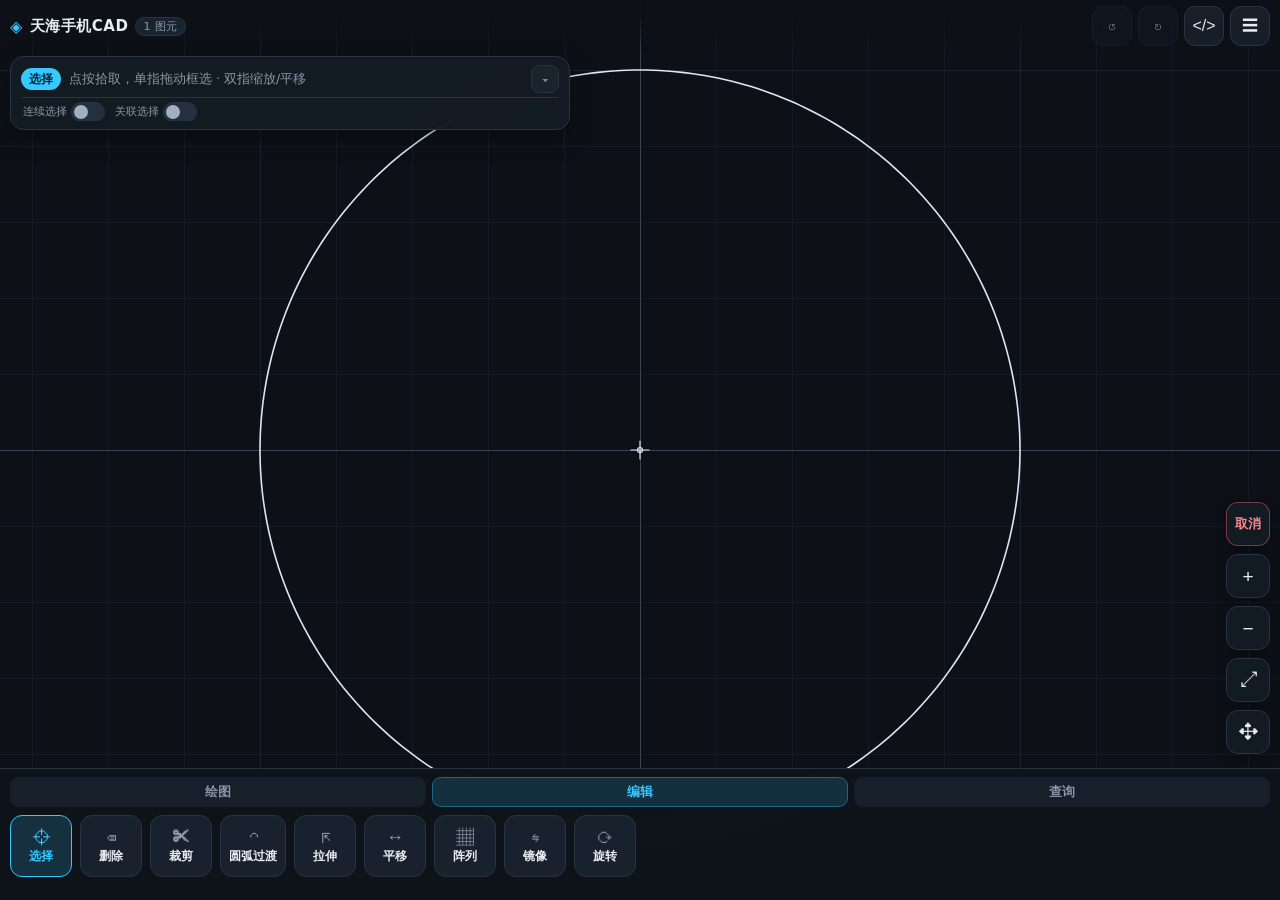
<file: index.html>
<!DOCTYPE html>
<html lang="zh-CN">
<head>
<meta charset="UTF-8">
<meta name="viewport" content="width=device-width, initial-scale=1.0, maximum-scale=1.0, user-scalable=no, viewport-fit=cover">
<meta name="theme-color" content="#0d1117">
<meta name="apple-mobile-web-app-capable" content="yes">
<meta name="mobile-web-app-capable" content="yes">
<title>天海CAD绘图</title>
<link rel="stylesheet" href="css/app.css">
</head>
<body>
<div id="app">
  <canvas id="canvas"></canvas>

  <header id="topbar">
    <div class="brand">
      <span class="logo">◈</span>
      <span>天海手机CAD</span>
      <span class="count" id="entCount">0</span>
    </div>
    <div class="top-actions">
      <button class="icon-btn" id="btnUndo" aria-label="撤销">↺</button>
      <button class="icon-btn" id="btnRedo" aria-label="重做">↻</button>
      <button class="icon-btn" id="btnScript" aria-label="脚本">&lt;/&gt;</button>
      <button class="icon-btn" id="btnMenu" aria-label="菜单">☰</button>
    </div>
  </header>

  <section id="promptCard">
    <div class="prompt-line">
      <span id="toolBadge" class="badge">选择</span>
      <span id="promptText" class="prompt-text">点击图形选择，单指拖动框选</span>
      <button id="paramToggle" class="prompt-toggle hidden" type="button" aria-label="展开操作选项" aria-expanded="false" title="展开 / 折叠操作选项">
        <span class="chev">▾</span>
      </button>
    </div>
    <div id="paramRow" class="param-row hidden"></div>
    <div id="quickSwitchRow" class="quick-switch-row hidden" role="group" aria-label="快捷功能开关"></div>
  </section>

  <div id="viewDock">
    <button class="vbtn vbtn-cancel" id="btnCancel" type="button" aria-label="取消当前操作" title="取消当前操作">取消</button>
    <button class="vbtn" data-view="in" aria-label="放大">+</button>
    <button class="vbtn" data-view="out" aria-label="缩小">−</button>
    <button class="vbtn" data-view="fit" aria-label="自适应">⤢</button>
    <button class="vbtn" data-view="pan" aria-label="平移视图">✥</button>
  </div>

  <div id="selBar" class="sel-bar hidden">
    <span id="selInfo">已选 0 个</span>
    <button id="btnSelDelete" class="mini danger">删除</button>
    <button id="btnSelClear" class="mini">取消选择</button>
  </div>

  <div id="infoPanel" class="info-panel hidden">
    <div class="panel-head">
      <span id="infoTitle">测量结果</span>
      <button id="infoClose" class="icon-btn small" aria-label="关闭">✕</button>
    </div>
    <div id="infoBody" class="panel-body"></div>
  </div>

  <div id="toast" class="toast hidden"></div>

  <nav id="dock">
    <div class="tabs" id="tabs">
      <button class="tab active" data-tab="draw">绘图</button>
      <button class="tab" data-tab="edit">编辑</button>
      <button class="tab" data-tab="query">查询</button>
      <button class="tab" data-tab="constraint">约束</button>
    </div>
    <div class="tool-row" id="toolRow"></div>
  </nav>

  <!-- 脚本控制台 -->
  <div id="scriptModal" class="modal hidden">
    <div class="modal-card">
      <div class="modal-head">
        <strong>脚本绘图</strong>
        <button id="scriptClose" class="icon-btn small">✕</button>
      </div>
      <textarea id="scriptInput" spellcheck="false" autocapitalize="off"
        placeholder="line 0 0 100 0&#10;circle 50 50 30&#10;arc 0 0 40 0 90&#10;point 10 10&#10;angle 0 0 45 100"></textarea>
      <div class="script-help">
        <code>line x1 y1 x2 y2</code> · <code>circle cx cy r</code> · <code>arc cx cy r a0 a1 [ccw]</code><br>
        <code>point x y</code> · <code>angle x y 角度 长度</code> · <code>clear</code>
      </div>
      <div class="modal-foot">
        <button id="scriptSample" class="btn ghost">示例</button>
        <button id="scriptRun" class="btn primary">运行</button>
      </div>
    </div>
  </div>

  <!-- 导出 TXT -->
  <div id="exportModal" class="modal hidden">
    <div class="modal-card">
      <div class="modal-head">
        <strong>导出 TXT</strong>
        <button id="exportClose" class="icon-btn small" aria-label="关闭">✕</button>
      </div>
      <textarea id="exportText" spellcheck="false" autocapitalize="off" readonly></textarea>
      <div class="script-help">
        文件为 UTF-8 无 BOM 的纯文本（.txt），可直接用手机自带文本编辑器打开查看。手机上若在文件管理里找不到下载的文件，可点“复制内容”，再粘贴到备忘录或发送到“文件传输助手”保存；也可在浏览器菜单的“下载管理”中查看。QQ 浏览器等部分浏览器会把下载文件放在其私有目录中。
      </div>
      <div class="modal-foot">
        <button id="exportCopy" class="btn ghost">复制内容</button>
        <button id="exportDownload" class="btn primary">下载文件</button>
      </div>
    </div>
  </div>

  <!-- 菜单 -->
  <div id="menuSheet" class="sheet hidden">
    <div class="sheet-card">
      <div class="sheet-title">菜单</div>
      <button class="sheet-item" data-act="script">脚本控制台</button>
      <label class="sheet-item sheet-switch" for="extToggle">
        <span>功能扩展</span>
        <span class="switch"><input id="extToggle" type="checkbox" aria-label="功能扩展"><span class="switch-track"></span></span>
      </label>
      <button class="sheet-item" data-act="grid">网格显示：开</button>
      <button class="sheet-item" data-act="export">导出 TXT</button>
      <button class="sheet-item" data-act="import">导入 TXT / JSON</button>
      <button class="sheet-item" data-act="help">操作说明</button>
      <button class="sheet-item" data-act="test">打开测试页</button>
      <button class="sheet-item danger" data-act="clear">清空画布</button>
      <button class="sheet-item" data-act="close">关闭</button>
      <input type="file" id="importFile" accept="text/plain,.txt,application/json,.json" hidden>
    </div>
  </div>

  <!-- 帮助 -->
  <div id="helpModal" class="modal hidden">
    <div class="modal-card">
      <div class="modal-head">
        <strong>操作说明</strong>
        <button id="helpClose" class="icon-btn small">✕</button>
      </div>
      <div class="help-lead">点击任意说明框可查看该功能的完整描述、使用场景与注意事项；也可随时点击画布左上角的绿色功能名称徽标，查看当前功能的操作步骤与完整说明</div>
      <div class="help-body">
        <p><b>基本手势</b></p>
        <p>页面初始化时画布中会自动绘制一个圆心位于原点 (0, 0)、直径 100 的圆，并在圆心显示十字中心标记，可直接用于选择、编辑与阵列等操作。</p>
        <ul>
          <li>单指点按：拾取 / 确定点位</li>
          <li>单指拖动：框选（选择工具）/ 执行拉伸、移动、旋转</li>
          <li>双指拖动：平移视图；双指捏合：缩放视图</li>
          <li>选择模式下双击空白：全图自适应</li>
          <li>右侧 ✥ 进入临时平移模式</li>
        </ul>
        <p><b>取消与操作选项</b></p>
        <p>右侧视图按钮组顶部的“取消”按钮可立即终止当前未完成的手势或绘制，清除选择、测量与临时预览，并回到初始可选择状态。提示条右侧的 ▾ 按钮用于折叠 / 展开当前工具的操作选项；切换工具时选项默认折叠，只有主动点击 ▾ 才会展开，避免自动弹出遮挡画布。</p>
        <p><b>精度输入</b></p>
        <p>直线的“坐标输入”默认关闭：在操作选项中勾选后，才会显示起点 / 终点坐标与“确定”按钮并按坐标精确建线；未勾选时仅支持点按绘制。终点输入提供“绝对坐标 / 增量坐标”两种方式，默认增量坐标（输入相对起点的 ΔX / ΔY）；编辑坐标时画布实时预览即将生成的直线并标注终点坐标，非法数值或起点终点重合会标红并禁止确定。圆：输入圆心坐标与半径或直径；点：输入 X / Y；平行线：先点参考线，再输入偏移距离。非法数值会标红并提示。</p>
        <p><b>半径 / 直径切换</b></p>
        <p>圆工具参数区的“尺寸方式”可在半径 / 直径间切换：切换时面板数值自动换算（如半径 50 ↔ 直径 100），圆的大小保持不变，绘制流程不中断；画布预览与面板标签同步显示 R / ⌀ 及当前输入方式。</p>
        <p><b>正交与多选</b></p>
        <p>直线工具打开“正交”后只能绘制 0°/90°/180°/270° 方向；平移工具打开“连续选择”后可点选多个图形，输入 X/Y 偏移一次平移；操作面板“复制”开关默认关闭，开启后平移保留原图形并生成副本，设置会自动保存。</p>
        <p><b>平移到指定坐标</b></p>
        <p>平移工具操作面板内的“移动到”开关默认关闭，此时保持原有拖动 / X-Y 偏移平移逻辑。开启后按三步操作：先点按图形选择要移动的元素；再在画布上点按拾取基准点（仅支持鼠标 / 手指点选，自动吸附端点、中点、圆心、交点，无需也不能输入参考点坐标）；最后确定目标位置，可任选两种方式——直接在画布上点按目标位置，或在面板“目标坐标”中输入目标 X / Y 后点“确定”。两种方式并行可用、可随时切换，移动完成后基准点自动复位、目标坐标回填到面板，面板提示条会随步骤同步显示当前应做的操作。多选时以整体包围盒随基准点一起平移，图形数量与形状保持不变。再次关闭开关即回到偏移平移模式；目标坐标为空、未拾取基准点、未选中图形或基准点已在目标位置时都会给出提示且不会产生错误位移。移动到模式下拖动画布只平移视图，不会误移动图形。“复制”开关位于同一面板且默认关闭，开启后拖动平移、X/Y 偏移平移与移动到都会在目标位置生成副本并保留原图形；开关状态自动保存，下次打开平移工具保持一致。</p>
        <p><b>等距线与坐标点</b></p>
        <p>等距线可输入距离并选择左侧/右侧/双侧：首尾相连的直线与圆弧会按整条链偏移，拐角自动斜接，双侧生成内外两圈且不会出现交叉、勾形或断口；结果不会重复叠加，可对选中对象批量生成。查询页“坐标点”连续点选端点、中点、交点、圆心等，自动汇总坐标列表。</p>
        <p><b>圆心与交点捕捉</b></p>
        <p>画圆、画点或绘制直线时，靠近已有圆 / 圆弧的圆心会自动吸附，并以圆圈 + 十字标记和“圆心”标签提示；靠近两条图元的交点时同样吸附，并显示“交点”标记，便于以交点作为圆心或起点。点工具在圆周附近点按会直接生成圆心点。直线绘制过程中经过圆 / 圆弧时参数区自动出现“相切”开关，开启后生成切线；经过直线时自动出现“垂直”开关，沿垂线方向生成。确定起点后，终点会自动捕捉：靠近圆弧吸附切点、靠近直线吸附垂足，画布显示“捕捉切点 / 捕捉垂足”标记，状态栏同步显示当前捕捉类型；端点、中点、交点、圆心等标准捕捉优先，互不冲突。捕捉阈值可在参数区选择（12 / 18 / 24 / 36px），按 F3 切换捕捉开关、按住 Shift 临时关闭。</p>
        <p><b>连续画线与圆弧方向吸附</b></p>
        <p>直线工具打开“连续画线”后，每完成一条直线会自动以当前终点作为下一条直线的起点，可连续绘制首尾相连的折线；按 ESC 或右键点击画布退出连续画线并取消未完成的直线。同时开启“线首尾自动链接”后，相邻线段端点自动建立重合约束，“闭环”开关（默认开启）随之出现：结束连续画线时若已画出至少两段且首尾未重合，会自动补一条连接末段终点与首段起点的闭合直线，并为接点建立重合约束；切换工具或拖动取消同样触发闭环，重复退出只补一次。同时开启“坐标输入”时，新直线的起点自动记录为上一条已完成直线的终点（面板起点数值同步更新），只需输入终点坐标并确定即可连续绘制；每次生成后终点输入框自动清零，避免沿用上一段数值，直接输入下一段终点即可（清零后再次确定会提示“起点与终点不能重合”，不会误建零长度直线）。当直线起点落在圆 / 圆弧上时，参数区出现“方向吸附”，可切换“法线 / 切线”：启用后终点被约束在过起点的法线或切线方向上，画布同步显示“法线 / 切线”提示。</p>
        <p><b>圆弧与平行线</b></p>
        <p>“圆弧”为两点 + 半径：依次点按两个端点，输入半径后确定，可在“弧向”中切换劣弧 / 优弧；半径小于弦长一半时自动按半圆生成。平行线可在基准线任意一侧点按生成，也可输入偏移距离并选择左 / 右 / 双侧后确定。</p>
        <p><b>角度线</b></p>
        <p>绘图页“角度线”默认参考方向为“与X轴形成角度”，可在“参考方向”中切换为“与Y轴形成角度”。“长度输入”默认关闭：关闭时先点按起点、再点按方向点，按鼠标方向与距离生成；开启后按面板输入长度生成。打开“与指定线形成角度”后，先点按一条已有直线作为角度参考基准，再点按起点与方向点；生成方向为相对参考基准的指定角度，并自动落在鼠标所在侧，避免背向绘制。</p>
        <p><b>中心线</b></p>
        <p>绘图页“中心线”以点划线样式生成对称中心 / 轴线，并按点选对象自动判断：点按圆（含圆内部）或圆弧，自动生成过圆心的水平与垂直交叉中心线；点按两条平行直线，自动生成与两条直线距离相等的平行中心线；点按两条不平行直线，自动生成两条直线夹角的角平分线。也可在空白处依次点按两点，手绘一条中心线。操作选项中“延伸长度”（默认 6）会让中心线两端自动向外伸出，设为 0 则端点与点按位置一致；生成结果支持选择、移动、镜像、旋转、阵列等编辑操作。</p>
        <p><b>阵列、镜像与连续选择</b></p>
        <p>编辑页“阵列”默认使用环形阵型，选好图形后直接点按画布空白处指定圆心，即可立即生成环形阵列：悬停时以当前位置为暂定圆心显示虚线预览与“圆心”十字标记，点按后圆心固定并生成副本（数量默认 6，含源对象；总角度默认 360° 整圈等分，非整圈按数量等分角度）。也可在操作选项中输入圆心 X/Y 后点“确定”。需要矩形阵列时在“阵型”中切换为矩形，填写行数、列数、行距、列距后确定。“镜像”先点选图形，再直接点按一条直线作为镜像轴，立即完成镜像（无需再点确定），原图保留并生成对称副本；镜像轴只能通过点选直线指定，不再提供手动输入轴坐标的入口。“选择”工具可打开“连续选择”逐个累加/取消选中（框选为追加），再打开“关联选择”可自动带出端点相连的图形。</p>
        <p><b>矩形与多边形</b></p>
        <p>绘图页“矩形”支持单指拖动直接框出矩形，也可点按第一个角点后再点按对角点完成；操作选项中可输入起点 X/Y 与宽高精确创建，并切换实线 / 虚线边框以及无 / 蓝 / 绿 / 橙 / 紫五种填充，拖动时实时预览尺寸。绘图页“多边形”默认依次点按顶点，回到起点或点“确定”自动闭合；在“边数预设”中选择 3 / 5 / 6 / 8 并设置半径后，点按中心即可生成正多边形。将“模式”切换为“编辑顶点”后，点按多边形显示顶点，拖动任一顶点即可调整形状，调整导致退化时会自动还原；也可在“属性”面板直接修改每个顶点坐标。</p>
        <p><b>矩形与多边形的变换</b></p>
        <p>矩形与多边形均支持选择、移动、镜像、阵列、属性编辑与端点 / 交点捕捉；旋转 90° 的非整数倍或沿斜轴镜像会自动转换为等效多边形，保证几何关系不丢失。</p>
        <p><b>轮廓线与样条线</b></p>
        <p>绘图页“轮廓线”连续点按即可绘制由直线段组成的轮廓：回到起点或点“确定”结束，轮廓结束方式可选“自动 / 开放 / 闭合”，自动模式下首尾距离在容差内即判定为闭合轮廓。将“模式”切换为“编辑”后可点按节点选中并拖动调整、再次点按同一节点删除，点按线段中间插入新节点；闭合轮廓至少保留 3 个节点、开放轮廓至少 2 个，退化时自动还原。生成的轮廓为普通折线图元，支持选择、移动、镜像、旋转、阵列、属性编辑与相交裁剪，图层顺序与其它图形一致。绘图页“样条线”依次点按节点生成贝塞尔样条，点回起点或开启“闭合”结束；“平滑度”控制控制柄长度（0 为折线感、1 最圆滑）。编辑模式下显示节点与进 / 出手柄，拖动手柄可单独调节曲线走向，拖动节点整体移动该节点及其手柄；样条线支持端点 / 中点捕捉、长度与中点查询，并可与直线、圆、圆弧、矩形、多边形、轮廓线求交点。轮廓线与样条线均随“功能扩展”开关显隐。</p>
        <p><b>圆弧过渡</b></p>
        <p>编辑页选择“圆弧过渡”，依次点按两条相交或相邻的直线 / 圆弧（直线-直线、直线-圆弧、圆弧-圆弧均可），设置半径与“裁剪”开关后点“确定”，自动生成相切圆弧并在接点处无缝衔接；开启裁剪会收缩原图形，关闭则保留原图形仅新增过渡弧。</p>
        <p><b>删除、裁剪与拉伸</b></p>
        <p>编辑页“删除”点按要删除的图形即可移除，删除后与之相关的约束、标注会自动清理，可用撤销恢复。编辑页“裁剪”用于删除线段被其它图形分割后的某一段：点按要删除的线段部分，该线段需与其它图形存在交点，系统按交点切分后只移除点中的那一段，其余部分保留；没有可用交点时会提示“该图形没有可裁剪的相交点”。编辑页“拉伸”用于调整已有图形：拖动直线端点会沿原方向伸缩（另一端固定），拖动圆弧端点可调整弧长（圆心固定），拖动圆可调整半径、拖动点可移动位置；过程中实时预览，松手生效，取消可还原，支持撤销 / 重做。</p>
        <p><b>组合与分解</b></p>
        <p>开启“功能扩展”后，编辑页新增“组合”“分解”。选中 2 个及以上独立图元后点“组合”，这些图元会合并为一个整体对象，子图元的几何、样式、id 与绘制顺序全部保留；点击整体对象即可整体拾取、框选、平移、旋转、镜像与阵列。选中一个组合对象后点“分解”，整体按原顺序拆回独立图元并自动全选，可分别编辑。两个按钮采用即点即执行方式，操作后自动更新当前选择；条件不足（组合少于 2 个独立图元、分解未选中组合对象或多项选择）时按钮置灰且点击只给出提示，不修改图形。组合与分解均写入编辑历史，可正常撤销 / 重做。</p>
        <p><b>元素分解</b></p>
        <p>开启“功能扩展”后，编辑页出现“元素分解”工具。支持把轮廓线（开放 / 闭合折线）、矩形、多边形以及组合对象内部的这类复合图形拆分为独立的单条直线段：范围选“全部元素”时点“确定”一次分解全图，选“指定区域”时在画布上拖动框选，松开后分解与框选区域相交的图形（组合对象内部按子图元逐个判断）。分解精确保留原图形各顶点坐标与线型，不产生坐标偏移或线段丢失；圆、圆弧、样条线、点与普通直线保持不变。完成后提示分解的复合图形数量与生成的线段数量，并可通过撤销一键恢复原图形。关闭“功能扩展”时该工具自动隐藏。</p>
        <p><b>填充</b></p>
        <p>开启“功能扩展”后，编辑页“填充”支持两种模式：“规则填充”先选中图形再点“确定”，一次为所有选中的矩形、圆、闭合轮廓、闭合样条写入所选填充色；“连续填充”则直接点按图形边缘逐个填充，可连续点按多个图形。组合对象内部的闭合子图元会一并填充。直线、圆弧、开放轮廓、点不参与填充，未命中时给出提示且不改动图形。每次填充完成后提示实际填充的图形数量，操作写入编辑历史，可正常撤销与重做。</p>
        <p><b>比例缩放</b></p>
        <p>开启“功能扩展”后，编辑页“缩放”在选中一个或多个图形后显示整体包围盒与 4 个蓝色角点。拖动角点即可缩放：默认自由缩放，按住 Shift 或在面板开启“等比例”后按相同比例缩放，宽高比保持不变；等比例开关默认关闭并记住上次设置。面板“缩放百分比”输入数值后点“确定”会以选中包围盒中心为基准做等比缩放，适合精确放大 / 缩小。多选时所有选中元素按整体包围盒统一缩放；组合对象内部的子图元同步缩放。圆与圆弧按面积等效缩放以保持正圆不变形。拖动过程中实时预览，松手后写入编辑历史，可正常撤销 / 重做，完成后图元实际尺寸属性即刻更新。</p>
        <p><b>属性编辑</b></p>
        <p>查询页“属性”面板中的坐标、半径、角度可直接修改，画布实时同步，可撤销 / 重做。</p>
        <p><b>长度 / 角度 / 距离测量</b></p>
        <p>查询页提供三种测量工具。“长度”点按图形测量长度、半径或弧长：直线显示长度、ΔX、ΔY 与倾角；圆显示半径、直径与周长；圆弧显示半径、圆心角与弧长；点显示坐标信息。结果显示在右侧信息面板，并在画布上显示测量标签。“角度”依次点按两条直线，在交点处测量锐角，同时给出补角与交点坐标。“距离”依次点按两个点或位置，显示两点距离、ΔX / ΔY、方位角与起终点坐标。测量结果实时显示，继续点按其它对象会刷新结果；测量操作只读取图形，不修改图形。</p>
        <p><b>智能标注与尺寸驱动</b></p>
        <p>查询页“智能标注”默认处于“自动”模式，按点选对象自动判断标注类型：点按单条直线只做选中（不创建标注、不弹信息框）；在已选中一条直线后再次点按另一条直线，系统自动执行几何关系判断——两条直线平行时生成两条线之间的距离标注，不平行时生成夹角标注；选中直线后点按画布空白处，才为该直线创建线性尺寸。点按圆直接生成 ⌀ 直径标注，点按圆弧生成 R 半径引线标注（同样不自动弹出信息框）。将“标注模式”切换为“角度”后，依次点按两条相交直线或圆弧，即可在交点处生成角度标注（圆弧 / 圆按交点处的切线方向测量）；打开“正交标注”后，线性标注的尺寸线按主方向调整为水平或垂直，标注值取该方向的坐标差：水平为主时取两端点 X 之差，垂直为主时取 Y 之差，斜线按较大分量自动判断主方向，不再显示斜边实际长度；修改该数值会沿主方向移动终点。拖动标注线时，若沿箭头方向拖出标注范围（约 30px），标注方向会自动在水平 / 垂直之间切换，标注值随之按新方向计算；同一次拖动只切换一次，避免边界处来回抖动，松手后方向保持，可再次拖动切回。点按标注中显示的数值文本才会弹出标注信息框，可查看标注类型与对象并修改数值：改直线长度会保持起点伸缩，改圆 / 圆弧数值会同步半径，改平行距离会保持第一条直线不动并平移第二条直线，角度标注可驱动第二条直线绕交点旋转，即“尺寸驱动”，修改过程实时预览且可撤销；面板底部可删除标注。关闭“显示标注”可隐藏全部标注。</p>
        <p><b>标注线拖拽（数值联动）</b></p>
        <p>在查询页“智能标注”下，画布上已生成的标注线可直接拖动：鼠标移到标注线（尺寸线、角度弧、直径 / 半径引线）上会加粗提亮并显示抓手光标，按住左键拖动即可调整标注。拖动时标注值实时联动：线性标注调整与图形的距离、角度标注调整圆弧半径；直径 / 半径标注的箭头始终锚定——一端精确落在圆 / 圆弧轮廓上，另一端固定在圆心，鼠标只改变标注方向，圆弧标注的方向还会被限制在弧范围内。当拖动落点位于圆内部时，自动切换为穿过圆心的完整双向箭头，箭头两端分别指向圆的两侧轮廓；落点在圆外时恢复“圆心→轮廓”的半径样式并用引线放置数值。任意鼠标路径下箭头端点均无偏移或错乱，松手后自动保存并提示“标注线位置已更新”。跟随为实时逐帧刷新，快速或慢速移动都不会出现跳动、偏移或延迟。拖拽仅在查询模块生效，不影响选择、绘图等其它工具；调整后的位置会随查询刷新保持，撤销 / 重做可恢复。单击标注线本身不会打开信息框（只用于拖拽定位），仅当鼠标点按标注中显示的数值文本时才会弹出标注信息框修改数值；悬停数值时显示可点击光标。拖动中按 ESC 或切到双指缩放会取消并回到原位置。</p>
        <p><b>平行距离标注</b></p>
        <p>将“标注模式”切换为“平行距离”后，依次点按两条平行直线，或直接拖动框选两条平行线段，即可生成平行距离标注。系统自动校验平行关系：两条线段夹角超过约 0.57° 会提示“两条线段不平行，无法标注平行距离”，重合线段提示距离为 0；选中的不是直线时也会明确提示，框选数量不是两条时提示当前框选数量。标注自动计算两条平行线的最短垂直距离：尺寸线严格垂直于两条线、两端箭头分别指向两条线，并在两端绘制沿平行方向的延伸定位线；当两条线段在方向上的投影没有重叠（延长线平行）时，自动取最近端点之间的有效平行区间定位，并用细虚线补齐未覆盖的线段部分，保证读数准确。标注风格与其它智能标注一致，右侧面板可自定义标注文字字体、字号、文字颜色与尺寸线实线 / 虚线；面板中的“距离”输入框可直接修改距离值：第一条直线保持不动，第二条直线沿法线平移，使垂直距离精确等于输入值（尺寸驱动，可撤销）；拖动尺寸线只会沿平行方向调整显示位置，不改变距离数值；面板底部可删除标注。</p>
        <p><b>几何约束</b></p>
        <p>“约束”页提供水平、垂直、对称、共线、相切、距离、平行、固定、角度、点在线上、重叠、重合、端点重合十三类约束，添加后图形会保持该关系：之后修改属性、移动或再次点按约束都会重新求解。水平 / 垂直点一条直线即可（保持起点与长度）；对称依次点两个同类图形和一条对称轴；共线先点基准直线，再连续点其它直线 / 点 / 圆，点“确定”结束；相切点两个圆、圆弧或圆与直线；距离点两个点 / 图形后按面板距离固定间距（直线取中点、圆取圆心）；平行点两条直线；固定点一个图形使其在后续求解中保持不动，操作选项可勾选“仅固定端点”，此时只锁定直线两端点、圆弧起止点、矩形 / 多边形角点或圆心，形状与方向仍可调整；角度点两条直线后按面板角度（0~180°）固定夹角；点在线上点一个点 / 圆 / 圆弧再点一条直线（圆自动取圆心）。鼠标悬停即可看到约束后的虚线预览，画布以 H / V / ⇋ / ≡ / T / ↔ / ∥ / ⚓ / ∠ / ⌖ / ⧉ / ⊙ 标记显示约束。在“约束管理”中可查看全部约束、点行高亮对应图形、直接修改距离 / 角度 / 重叠比例或删除约束；删除图形后相关约束自动清理。</p>
        <p><b>批量对齐与等长约束</b></p>
        <p>约束页内置“水平对齐”“垂直对齐”“等长”三个工具，无需额外配置：选中工具后点按或框选两个及以上图形，点“确定”即可一键套用。水平对齐以第一个可测图形的代表点为基准，将其余图形沿 Y 方向平移对齐；垂直对齐同理沿 X 方向对齐；等长以第一条直线长度为基准，其余直线绕各自中点缩放至等长（不支持直线的图形会提示并跳过）。应用后若偏差已小于 2 像素误差，会提示“已在 2px 误差内满足”，约束关系照常建立并保持。约束在画布上以 ⇔ / ⇕ / = 标记显示，标记与文字按实时偏差着色：偏差在 2px 内显示绿色 ✓，超出显示红色 !，便于即时判断约束状态；应用后可继续拖动图形，约束会实时求解保持关系。</p>
        <p><b>点对齐</b></p>
        <p>水平对齐 / 垂直对齐的操作面板新增“对齐方式”切换，默认“边界对齐”（即上述代表点对齐），切换为“点对齐”后可选“对齐点”：左上角、中心点、右上角、左下角、右下角或“指定锚点”。“指定锚点”需输入锚点 X / Y（世界坐标，Y 轴向上），所有选中图形会按该坐标对齐到对应轴。“吸附阈值”默认 5px，可设为 0~50px：应用前偏差在阈值内会提示“已吸附到对齐点”，超过阈值则正常对齐并提示原偏差；无论是否在阈值内，约束都会精确对齐。点对齐会按元素包围盒取点，因此直线、圆、圆弧、矩形、多边形、样条线以及文本框、图片、容器等自定义元素均可使用。选择过程中画布实时显示对齐点标记：第一个图形为橙色“基准”，其余为蓝色标记，并绘制虚线参考线；悬停图形会预览其对齐点。键盘快捷键：1 左上角、2 中心点、3 右上角、4 左下角、5 右下角、0 指定锚点、M 在点对齐与边界对齐之间切换（输入框聚焦时不触发）。点对齐约束在画布上的标记使用 ⇔ / ⇕ 加锚点十字，绿色 ✓ 判定阈值同样取面板设置的吸附阈值。</p>
        <p><b>相对垂直约束</b></p>
        <p>“相对垂直”用于让目标元素按参考元素的垂直位置定位：先点按目标元素，再点按参考元素，然后在操作选项中设置“参考位置”（顶部 / 中部 / 底部）与“垂直偏移”，点“确定”应用。目标元素以其代表点（直线中点、圆 / 圆弧圆心、点本身、矩形 / 多边形 / 样条线包围盒中心）对齐到“参考元素所选位置 + 偏移”的 Y 坐标；偏移为世界坐标，正数向上、负数向下，范围 ±1000000。选择过程中画布显示参考位置虚线、偏移箭头与目标代表点圆环；应用后约束列表显示“相对垂直 顶部 +20”等摘要，画布标记显示 ⇳ 与锚点文字，偏差在 2px 内显示绿色 ✓。目标与参考不能是同一元素；参考元素缺失、锚点非法或偏移超范围时会给出明确提示且不创建约束。删除目标或参考元素后，约束会自动清理。相对垂直与垂直对齐可同时使用，互不破坏原有行为。</p>
        <p><b>重合约束</b></p>
        <p>约束页“重合”用于手动连接两个带端点的图形（直线、圆弧、矩形、多边形、点）：先点按基准图形，再点按另一个图形，系统自动比较两组端点并取距离最近的一对建立重合约束，第二个图形立即平移使该对端点精确重合；之后拖动任一图形，另一端会实时跟随保持重合。圆没有端点，不参与重合约束（可改用相切或点在线上）；两个图形已存在重合约束时会提示并重置，重叠约束与重合约束可同时使用。</p>
        <p><b>重叠约束</b></p>
        <p>重叠约束用于两个矩形、多边形或圆：先点按基准图形，再点按要跟随的图形。面板“重叠方式”选择“完全”时，第二个图形自动对齐到基准图形的包围盒并同步尺寸；选择“比例”时按 1~100% 指定第二个图形覆盖基准图形包围盒的面积比例，自动平移第二个图形，尺寸不足时等比放大，基准图形移动或改尺寸后仍保持该比例。约束管理中可直接修改比例数值；约束标记以 ⧉ 加“完全”或百分比显示。</p>
        <p><b>端点重合与线首尾链接</b></p>
        <p>约束页“约束设置”提供两个默认关闭的开关：“端点自动重合”开启后，两个图元的端点（直线端点、圆弧起止点、矩形角点、多边形顶点、点）距离小于“端点阈值”时自动建立重合约束，之后拖动基准图形，关联端点会实时跟随保持重合；“线首尾自动链接”开启后，连续画线时每完成一条直线都会与上一条直线的端点建立重合约束，拖动或修改前一段时后续线段同步跟随。切换开关会给出操作提示，点“确定”可立即检测一次当前画布；也可在直线工具的连续画线模式下直接开启“线首尾自动链接”。</p>
        <p><b>功能扩展</b></p>
        <p>右上角 ☰ 菜单中“脚本控制台”下方的“功能扩展”开关默认关闭。关闭时自动隐藏不常用功能：绘图页的矩形、多边形、圆弧、等距线、轮廓线、样条线，编辑页的填充、缩放、元素分解、组合、分解，以及“约束”页签及其全部约束工具；开启后全部恢复，原有布局与交互不变。开关状态保存在本地，刷新页面或重启应用后仍会保留；切换时工具栏立即按开关状态重排，不残留、不延迟。若关闭时当前正在使用被隐藏的工具，会自动回到“选择”工具；各工具原有的操作逻辑、参数面板与快捷键均不受影响。</p>
        <p><b>脚本</b></p>
        <p>右上角 &lt;/&gt; 打开脚本控制台，每行一条命令。新建：line / circle / arc / point / angle / clear；修改画布内已有图形（序号从 1 开始）：set 序号 参数 值（如 set 1 x2 150）、move 序号 dx dy、del 序号。修改后会立即刷新画布与属性面板，并可通过撤销恢复；参数非法时整条命令不写入。</p>
        <p><b>导入 / 导出</b></p>
        <p>菜单“导出 TXT”会先弹出内容预览，文件为 UTF-8 无 BOM 的纯文本（.txt），内容按字段分行缩进，可直接用手机自带文本编辑器打开查看；点“复制内容”可保存到备忘录 / 文件传输助手，或点“下载文件”保存到浏览器下载目录。手机浏览器（如 QQ 浏览器）有时会把文件存放在自身“下载管理”或私有目录中，文件管理里不易找到；此时用复制内容的方式最稳妥。导入时在菜单中选择“导入 TXT / JSON”并选中文件即可恢复图形，同时兼容此前导出的 .json 文件。</p>
      </div>
    </div>
  </div>

  <div id="helpDetail" class="modal hidden">
    <div class="modal-card help-detail-card">
      <div class="modal-head">
        <strong id="helpDetailTitle">功能说明</strong>
        <button id="helpDetailClose" class="icon-btn small">✕</button>
      </div>
      <div id="helpDetailBody" class="help-body help-detail-body"></div>
    </div>
  </div>
</div>

<script src="js/geometry.js"></script>
<script src="js/model.js"></script>
<script src="js/view.js"></script>
<script src="js/script.js"></script>
<script src="js/constraints.js"></script>
<script src="js/tools.js"></script>
<script src="js/render.js"></script>
<script src="js/help-meta.js"></script>
<script src="js/main.js"></script>
</body>
</html>
</file>
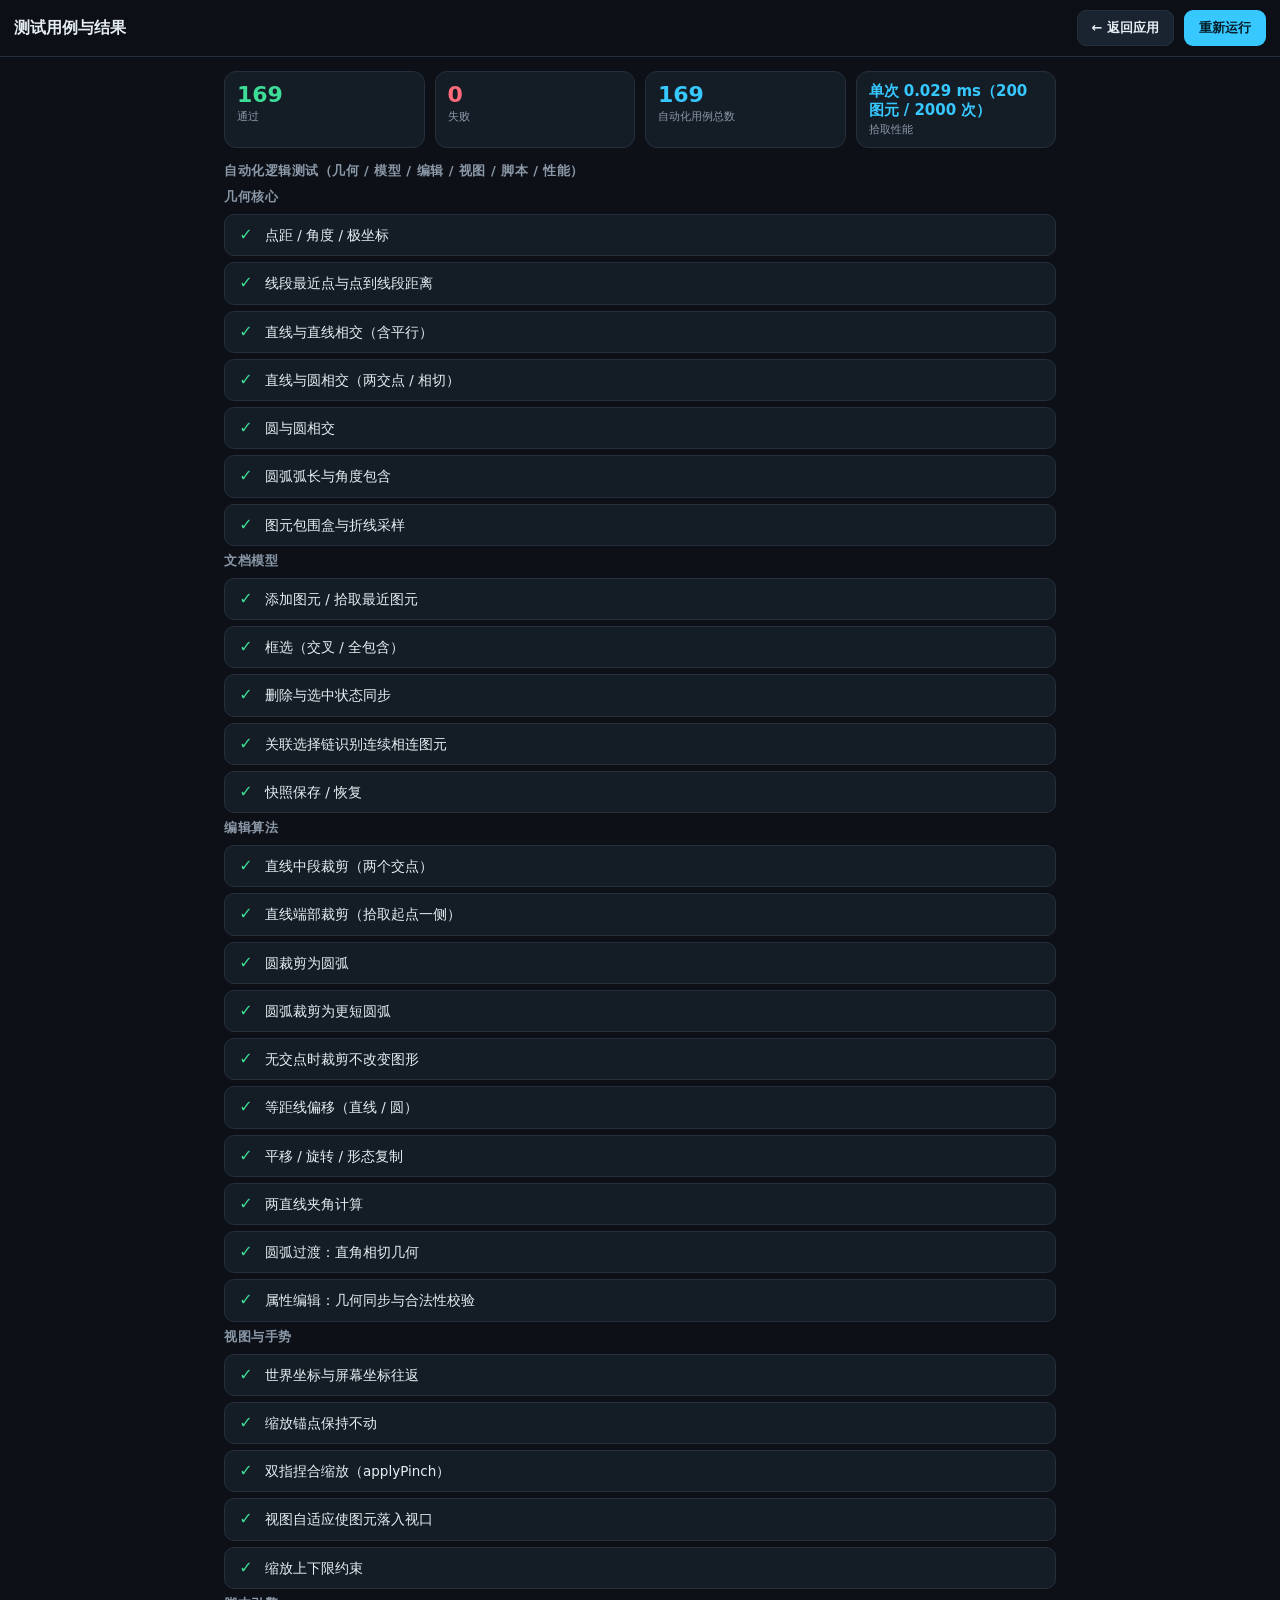
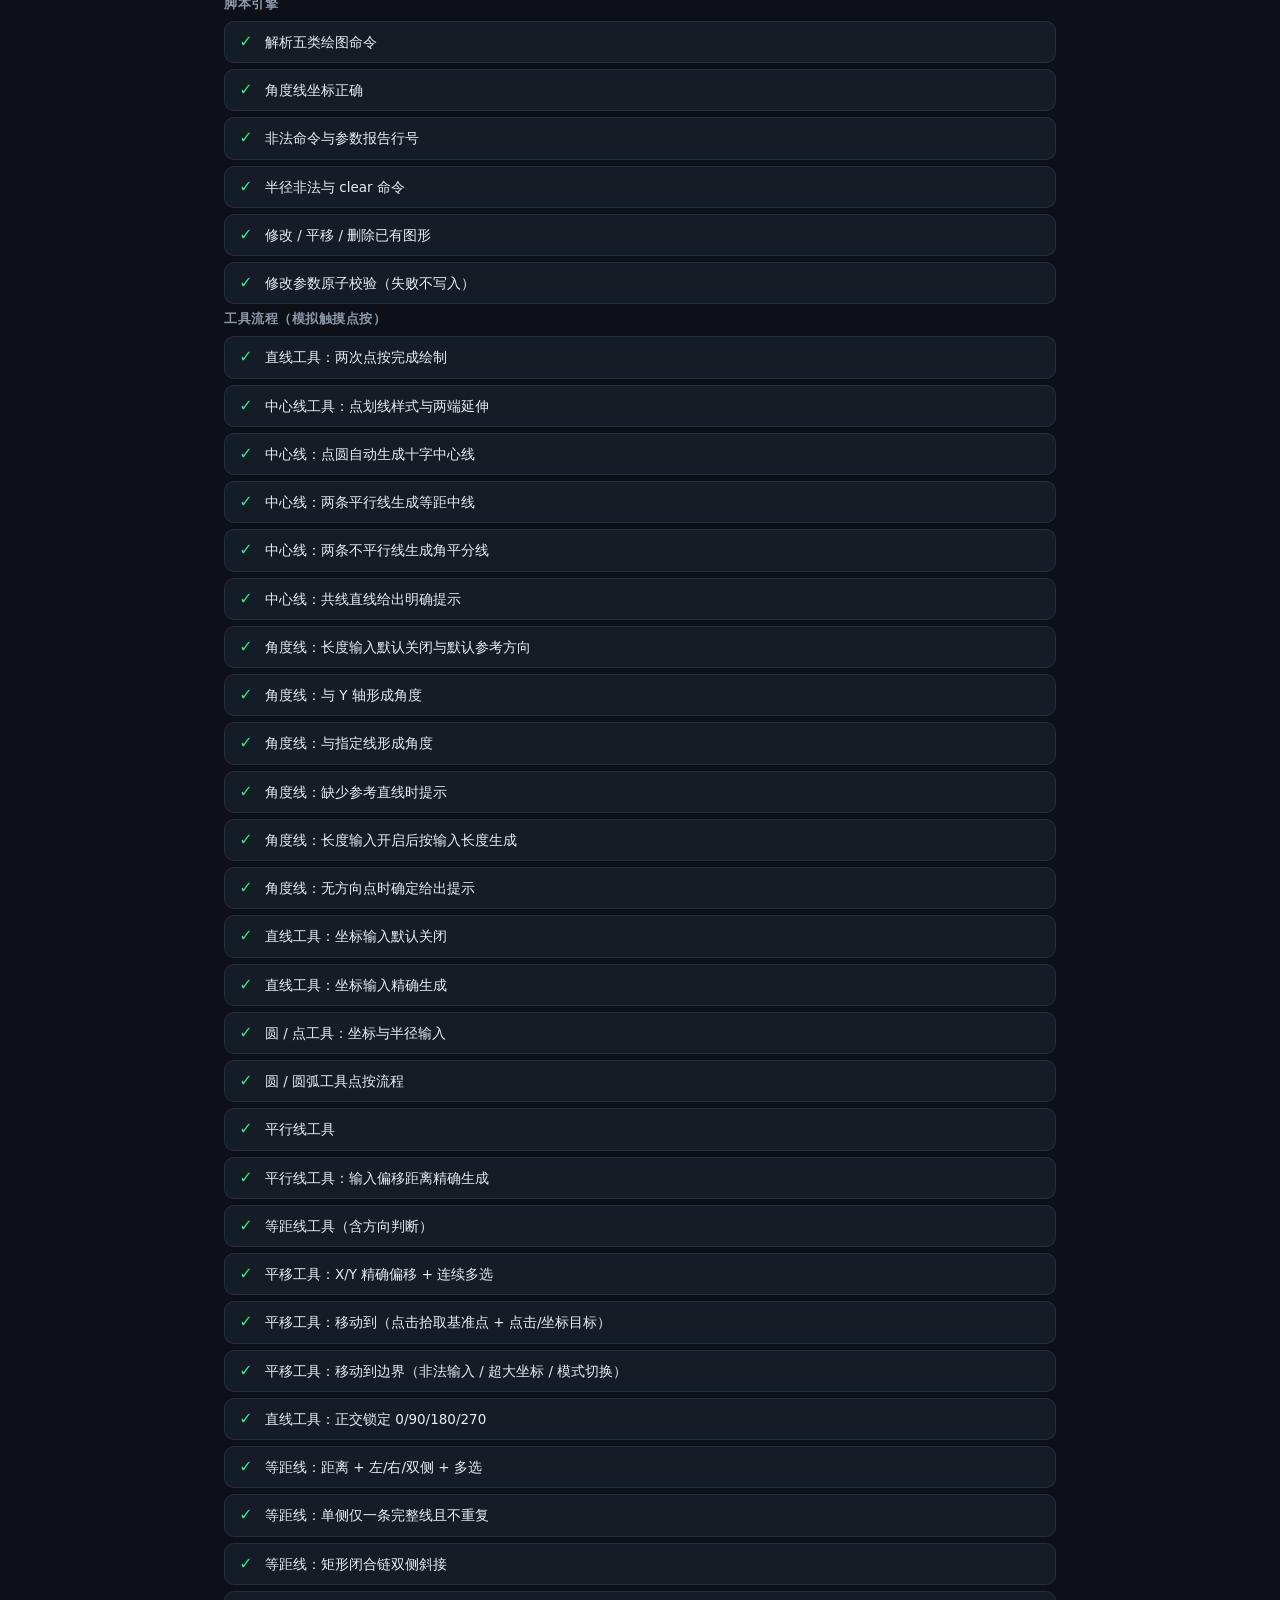
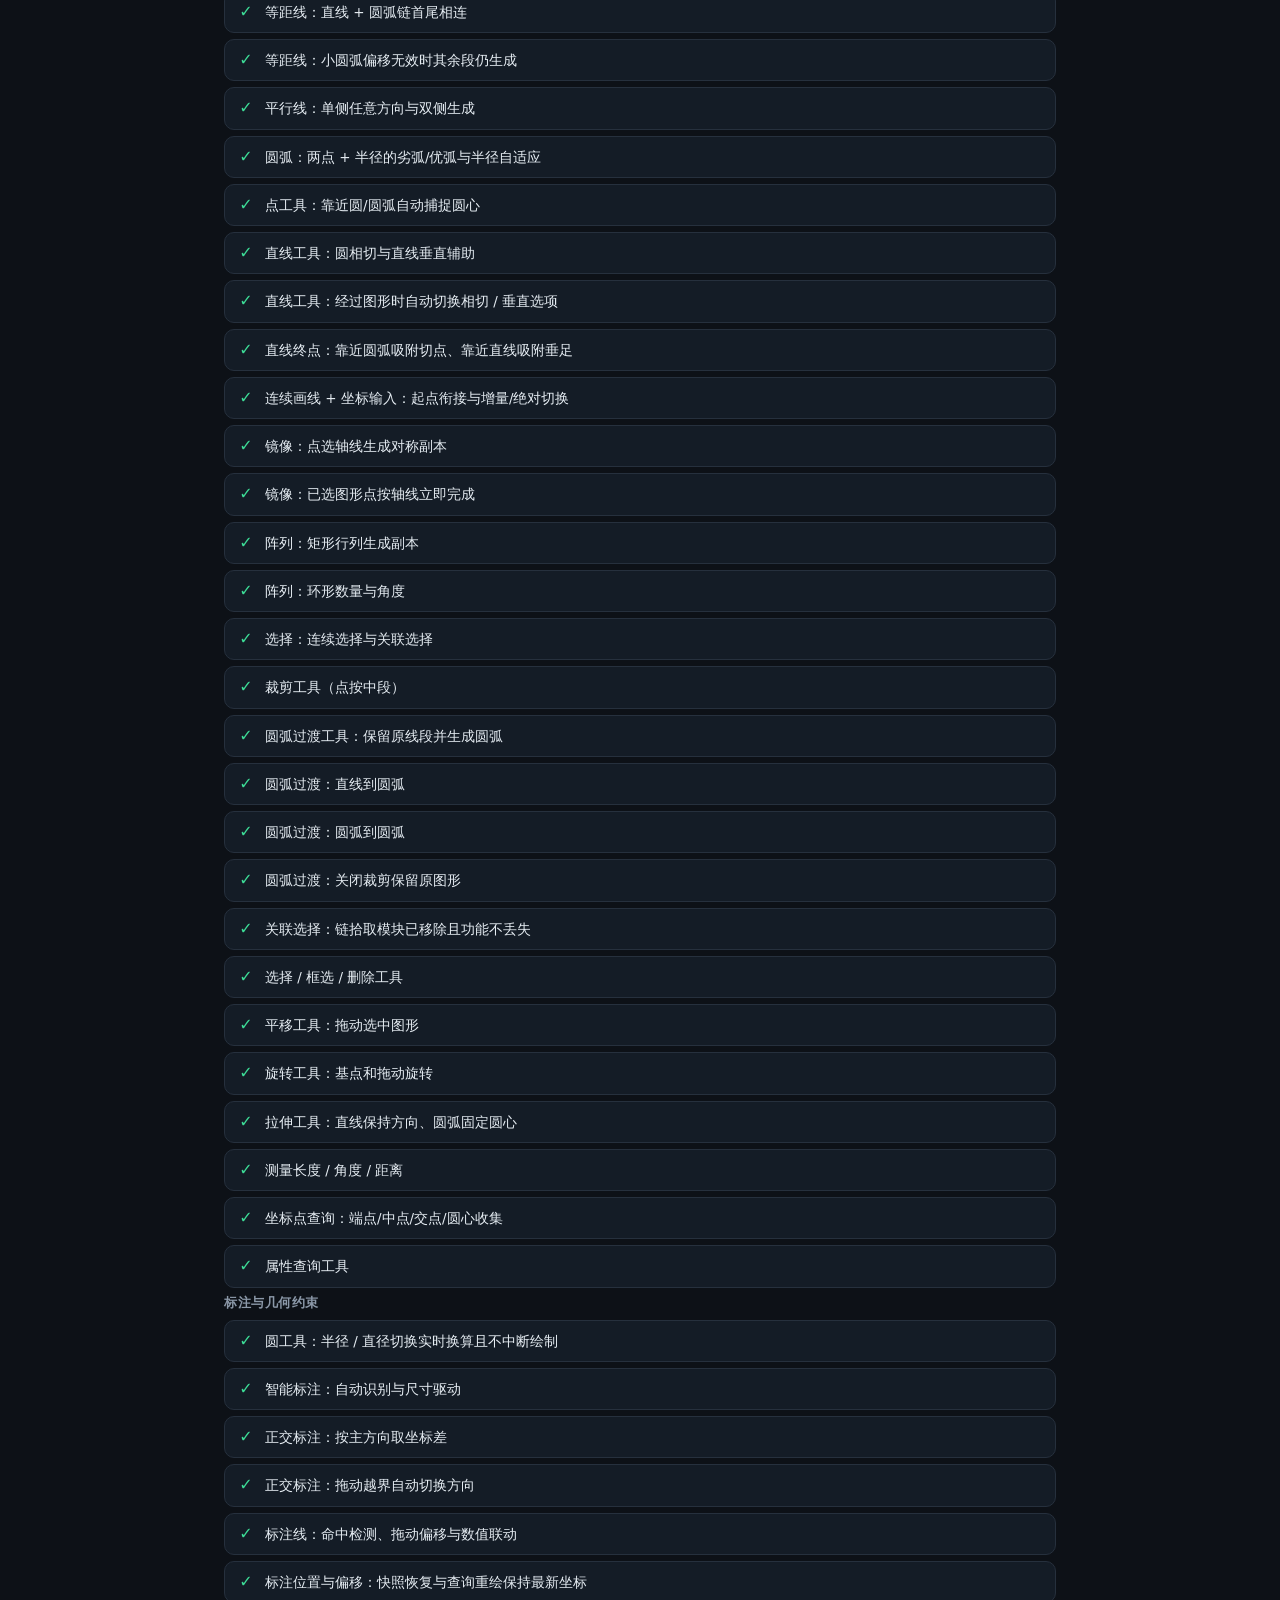
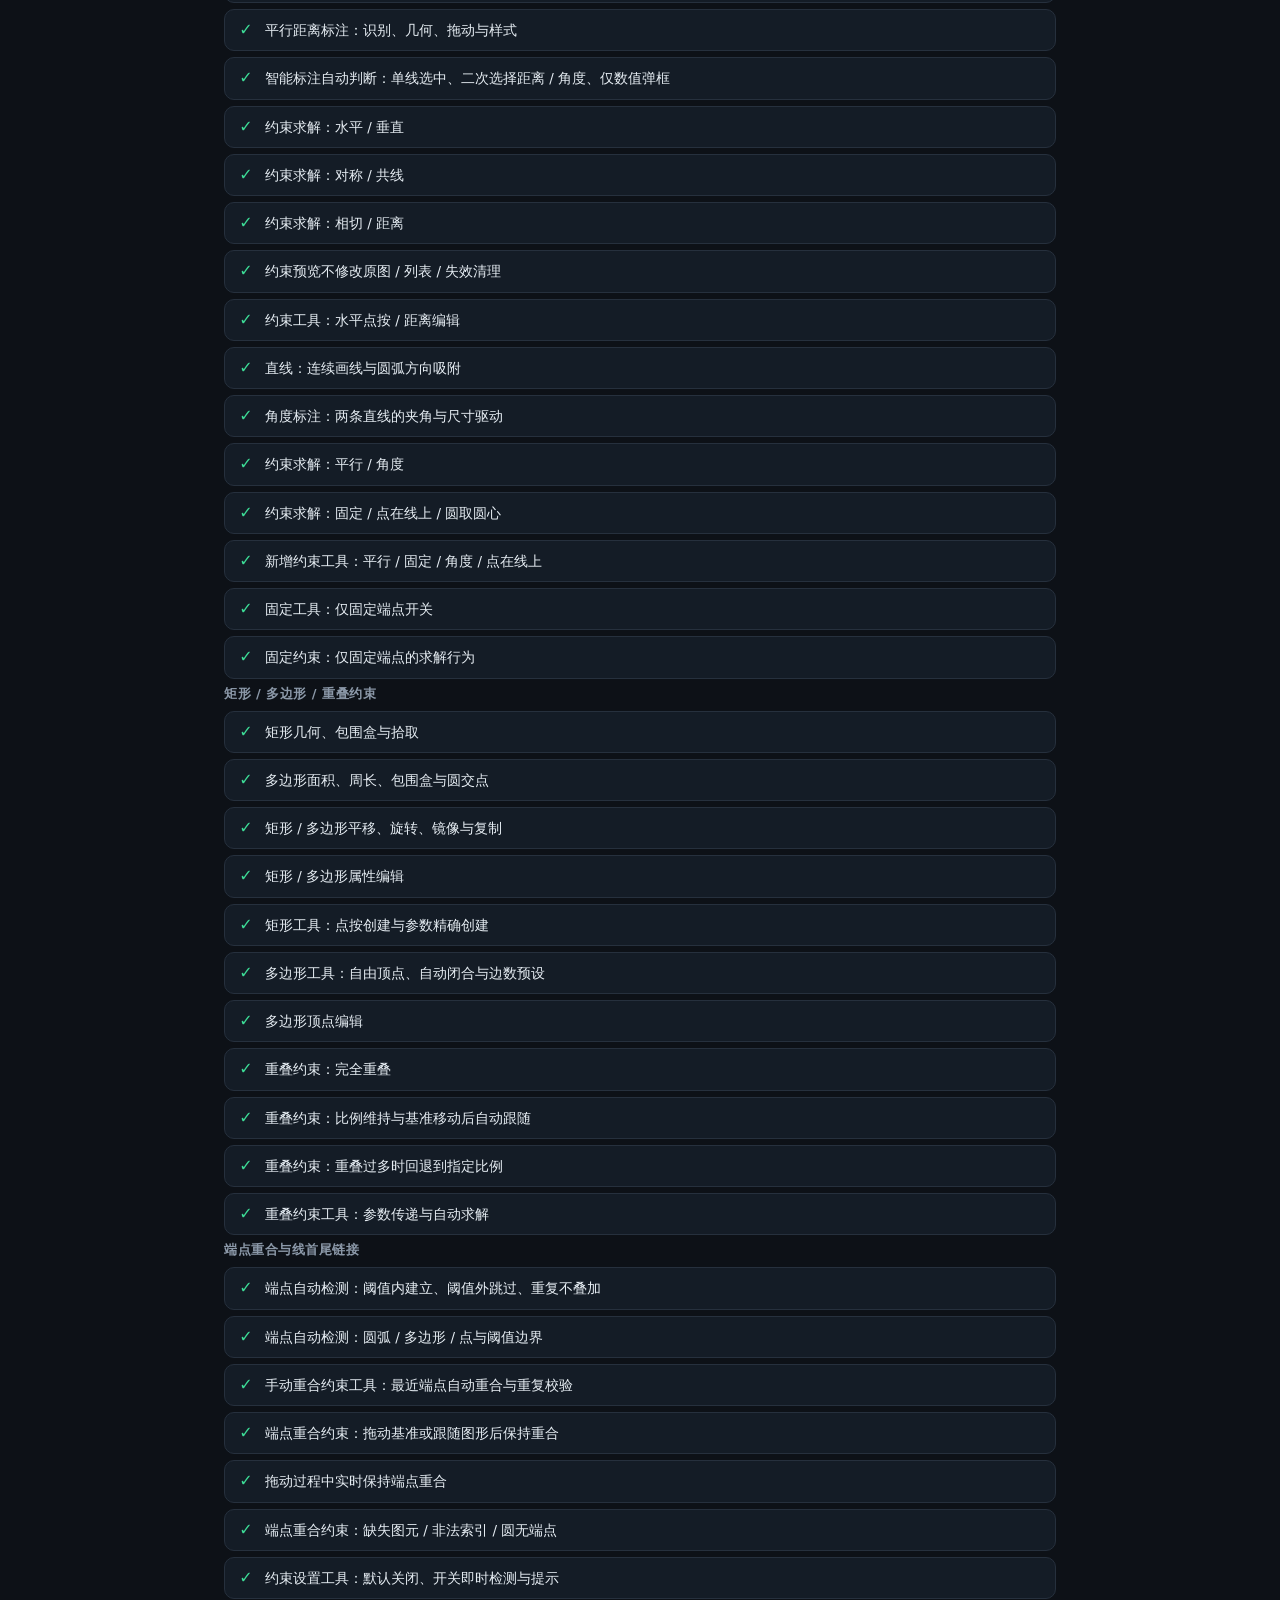
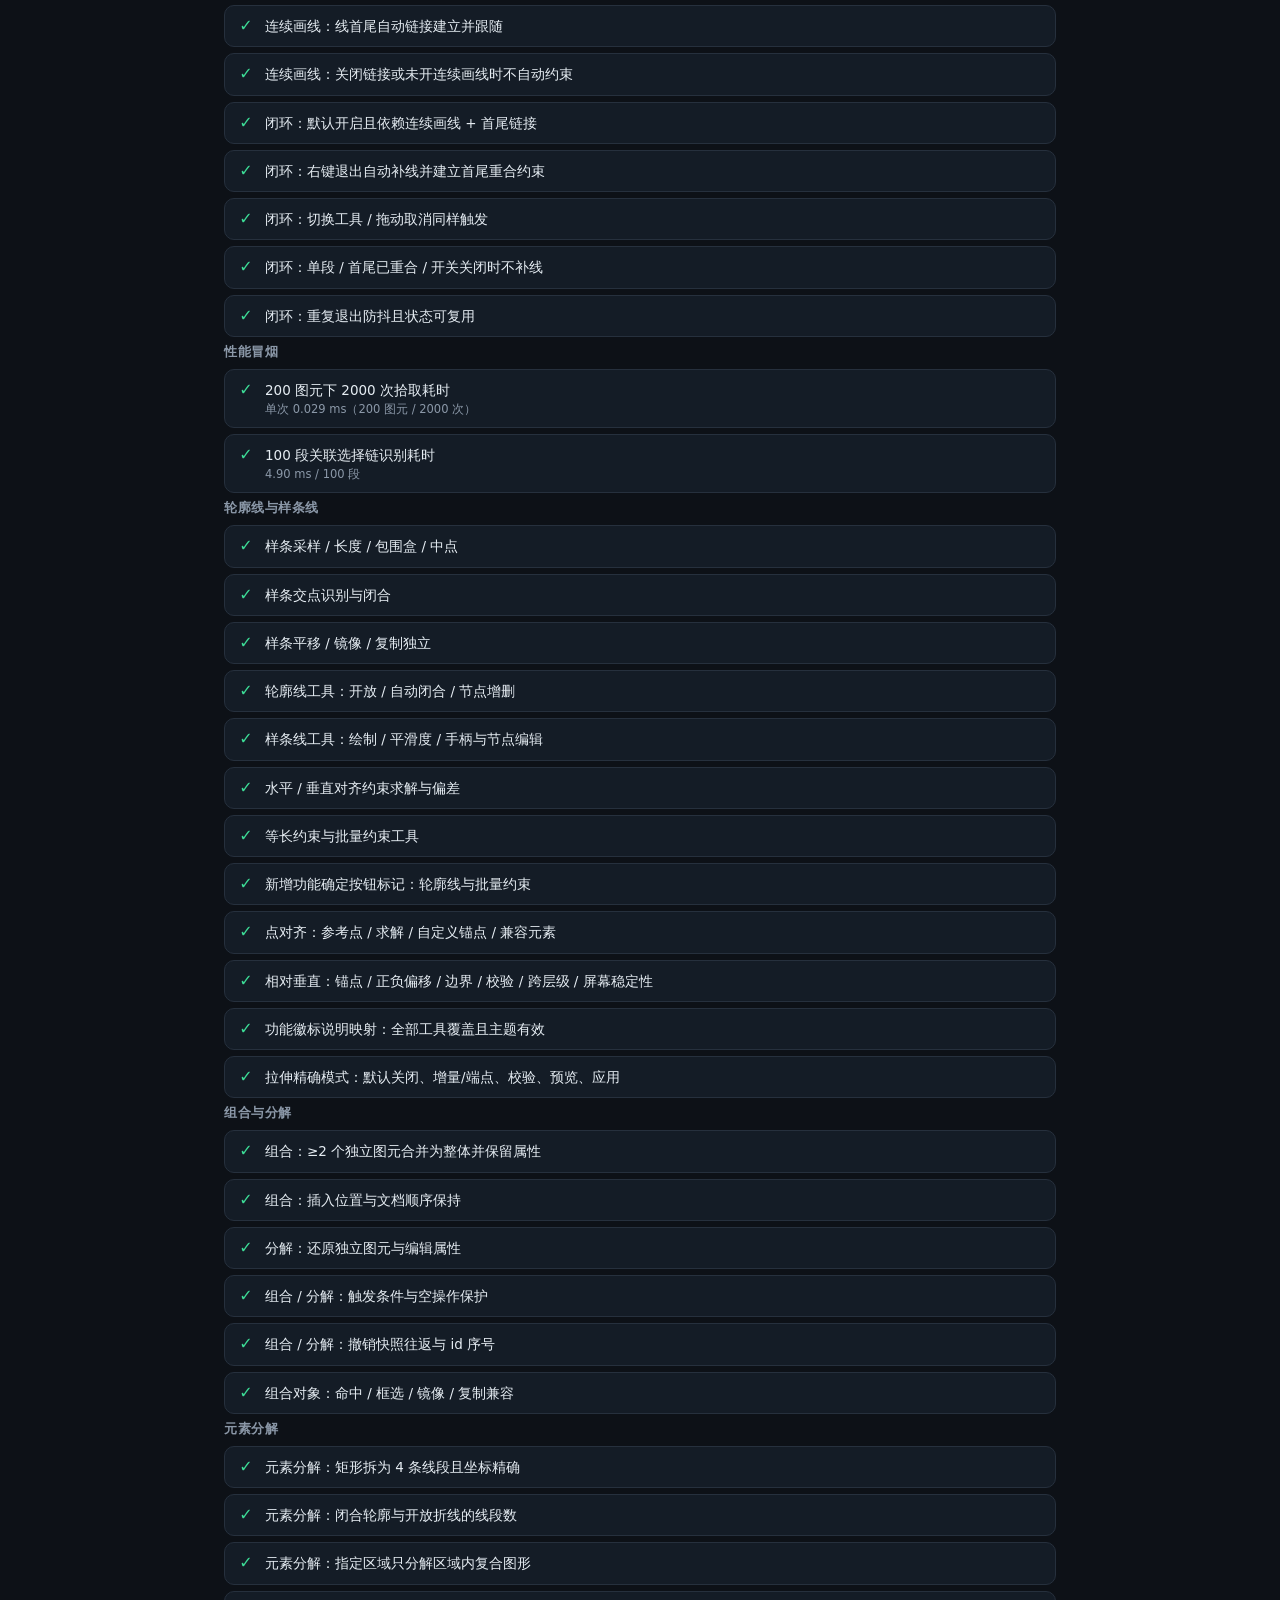
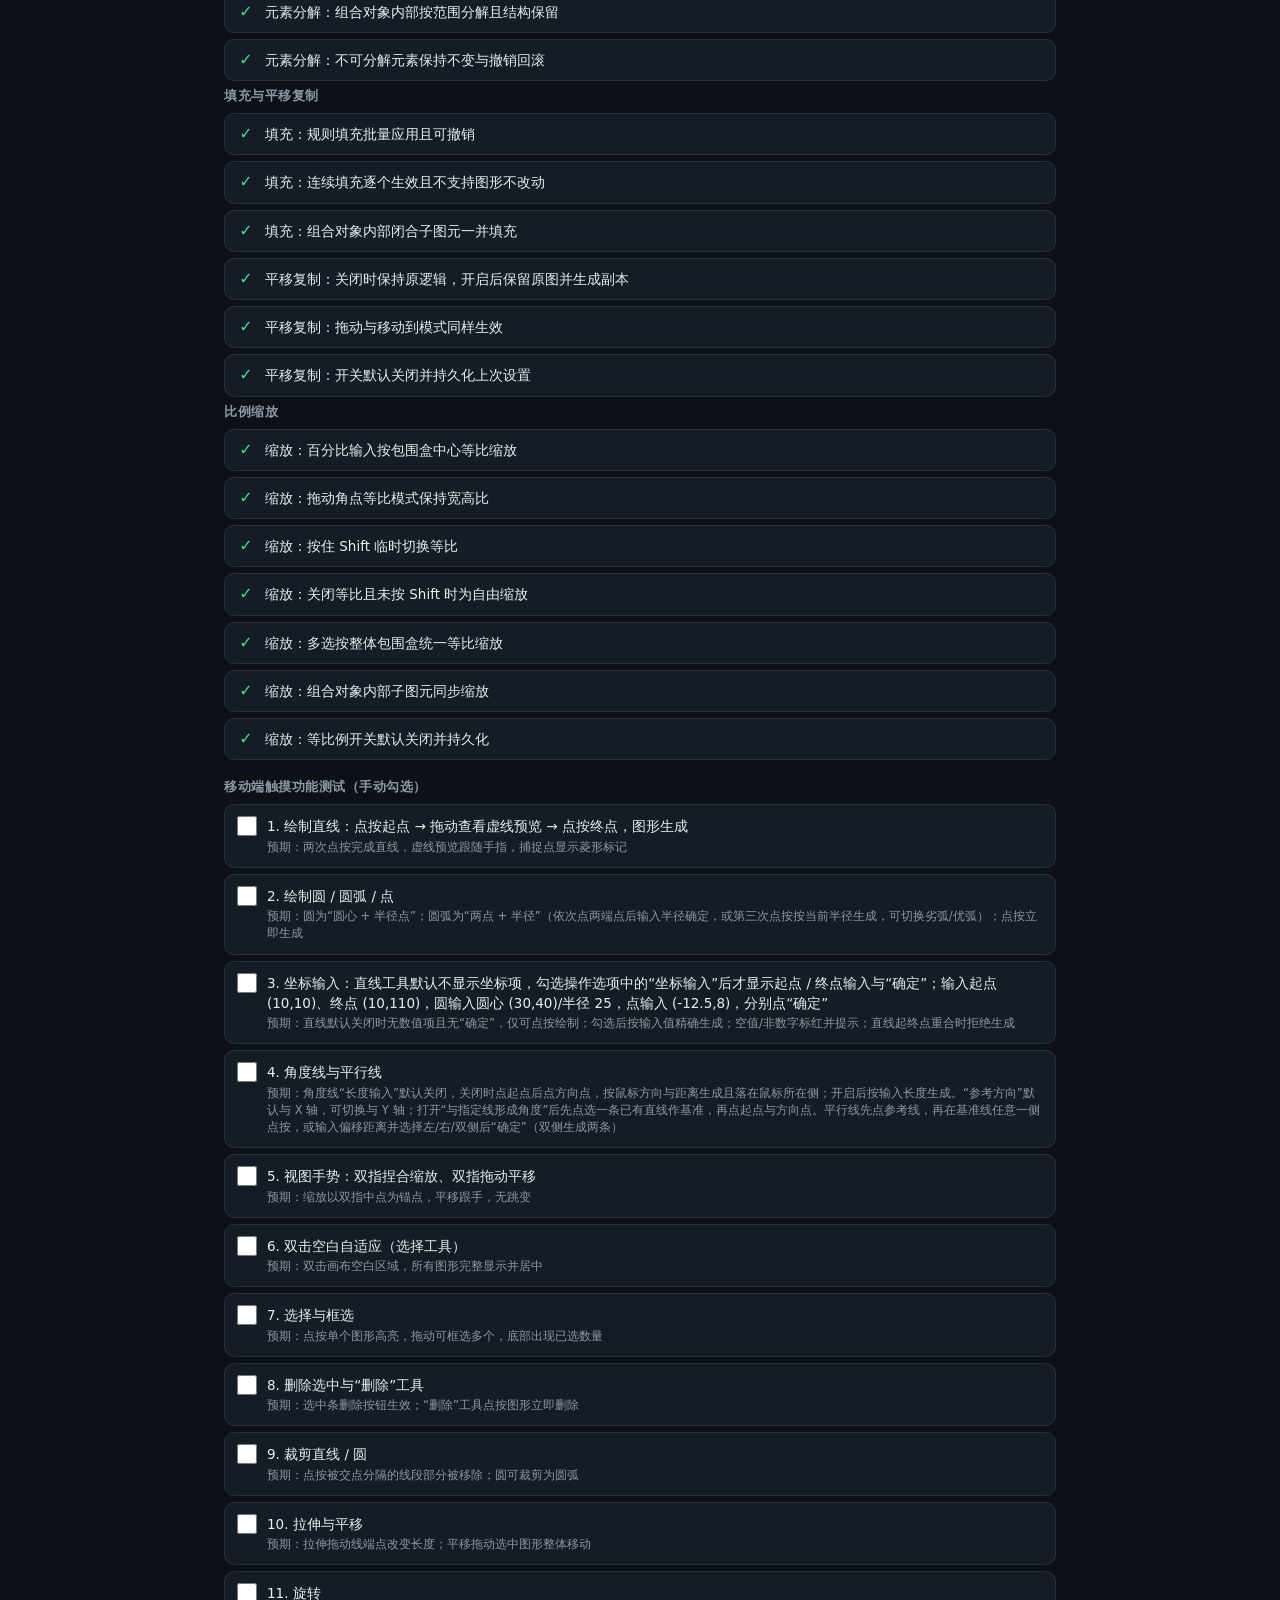
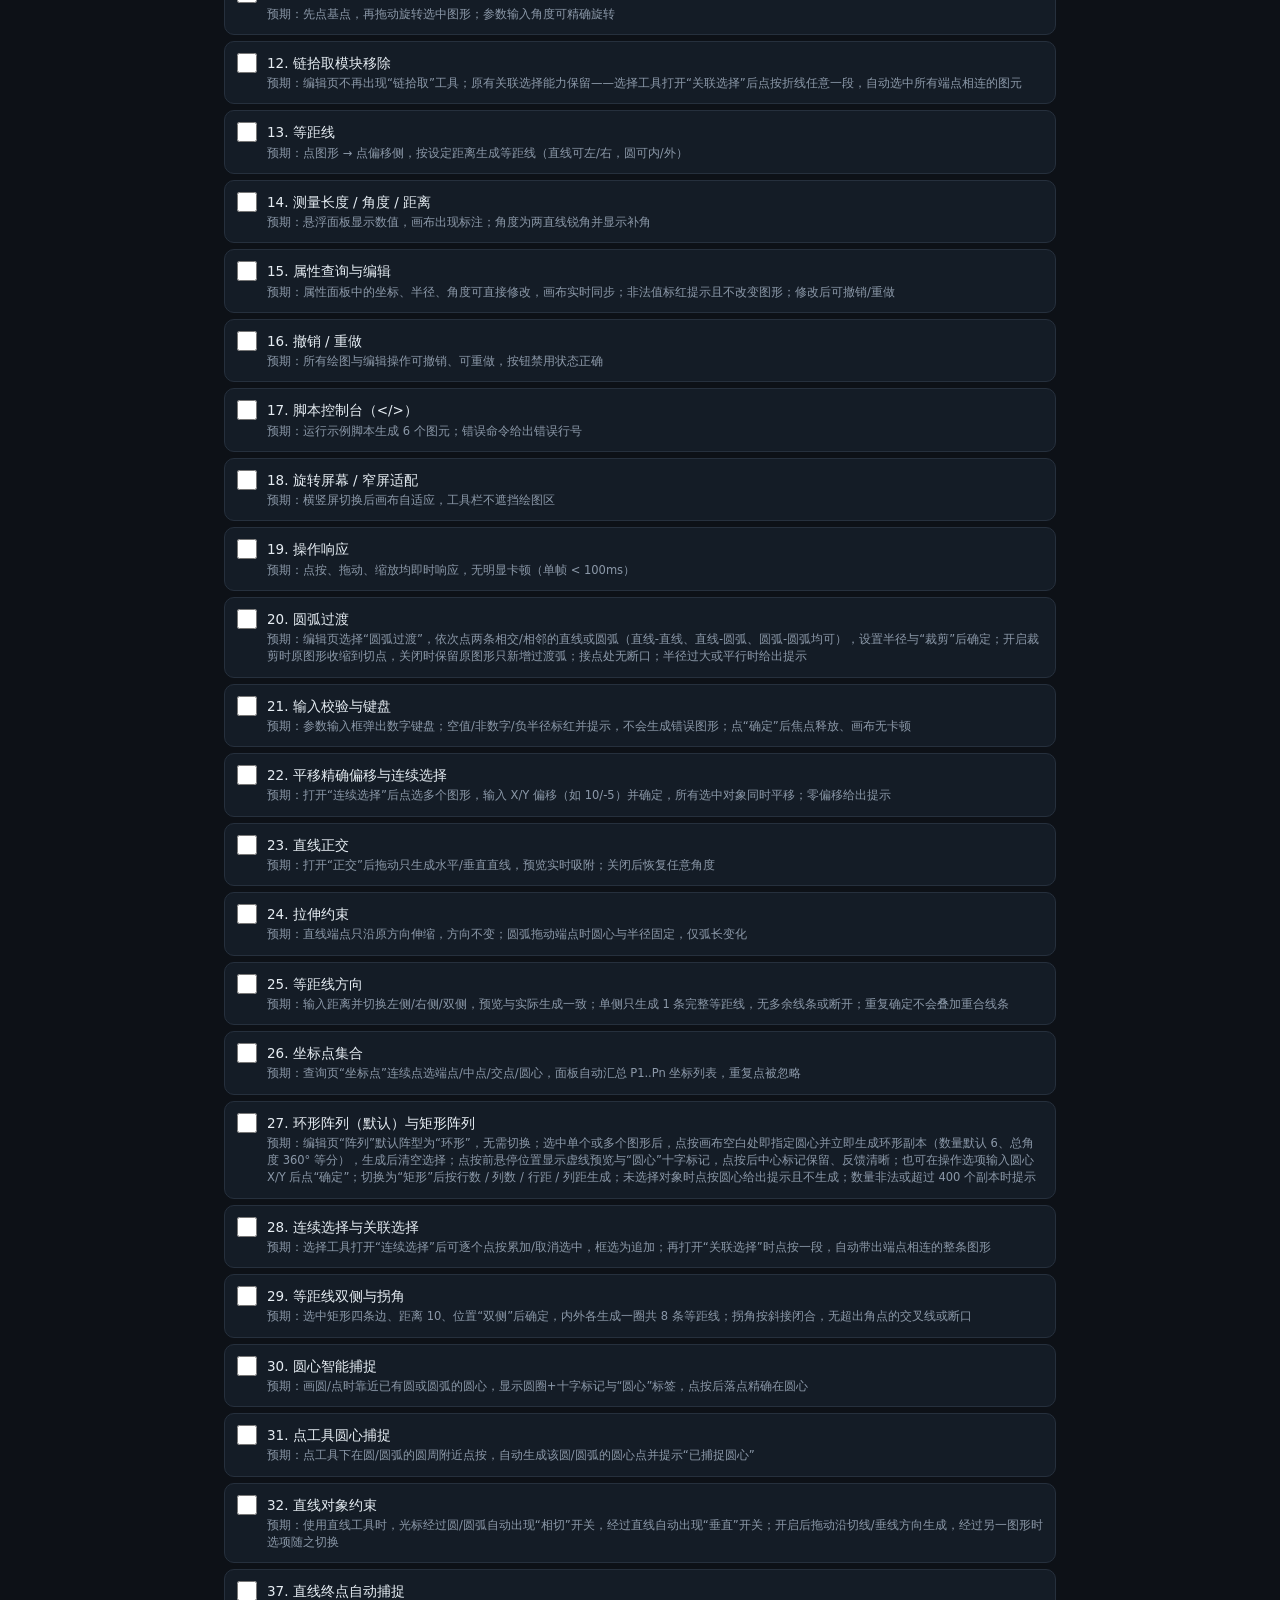
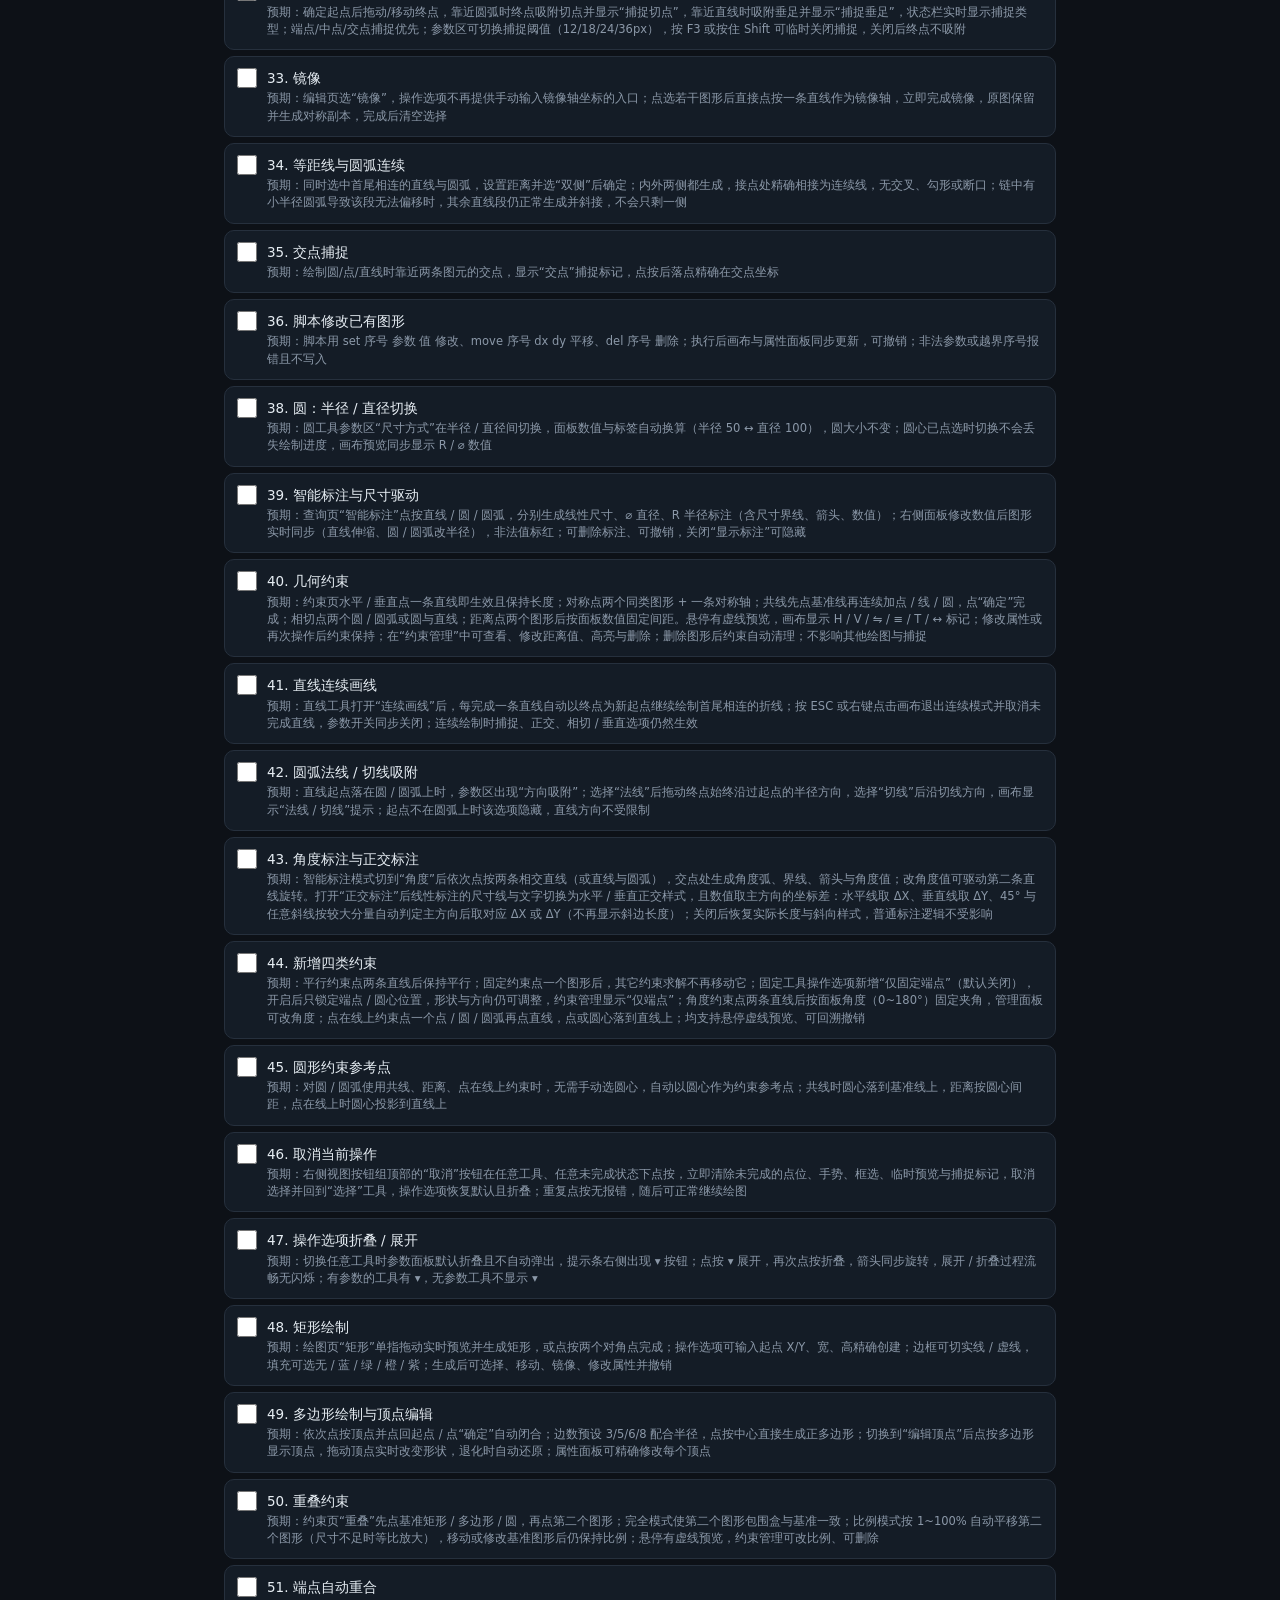
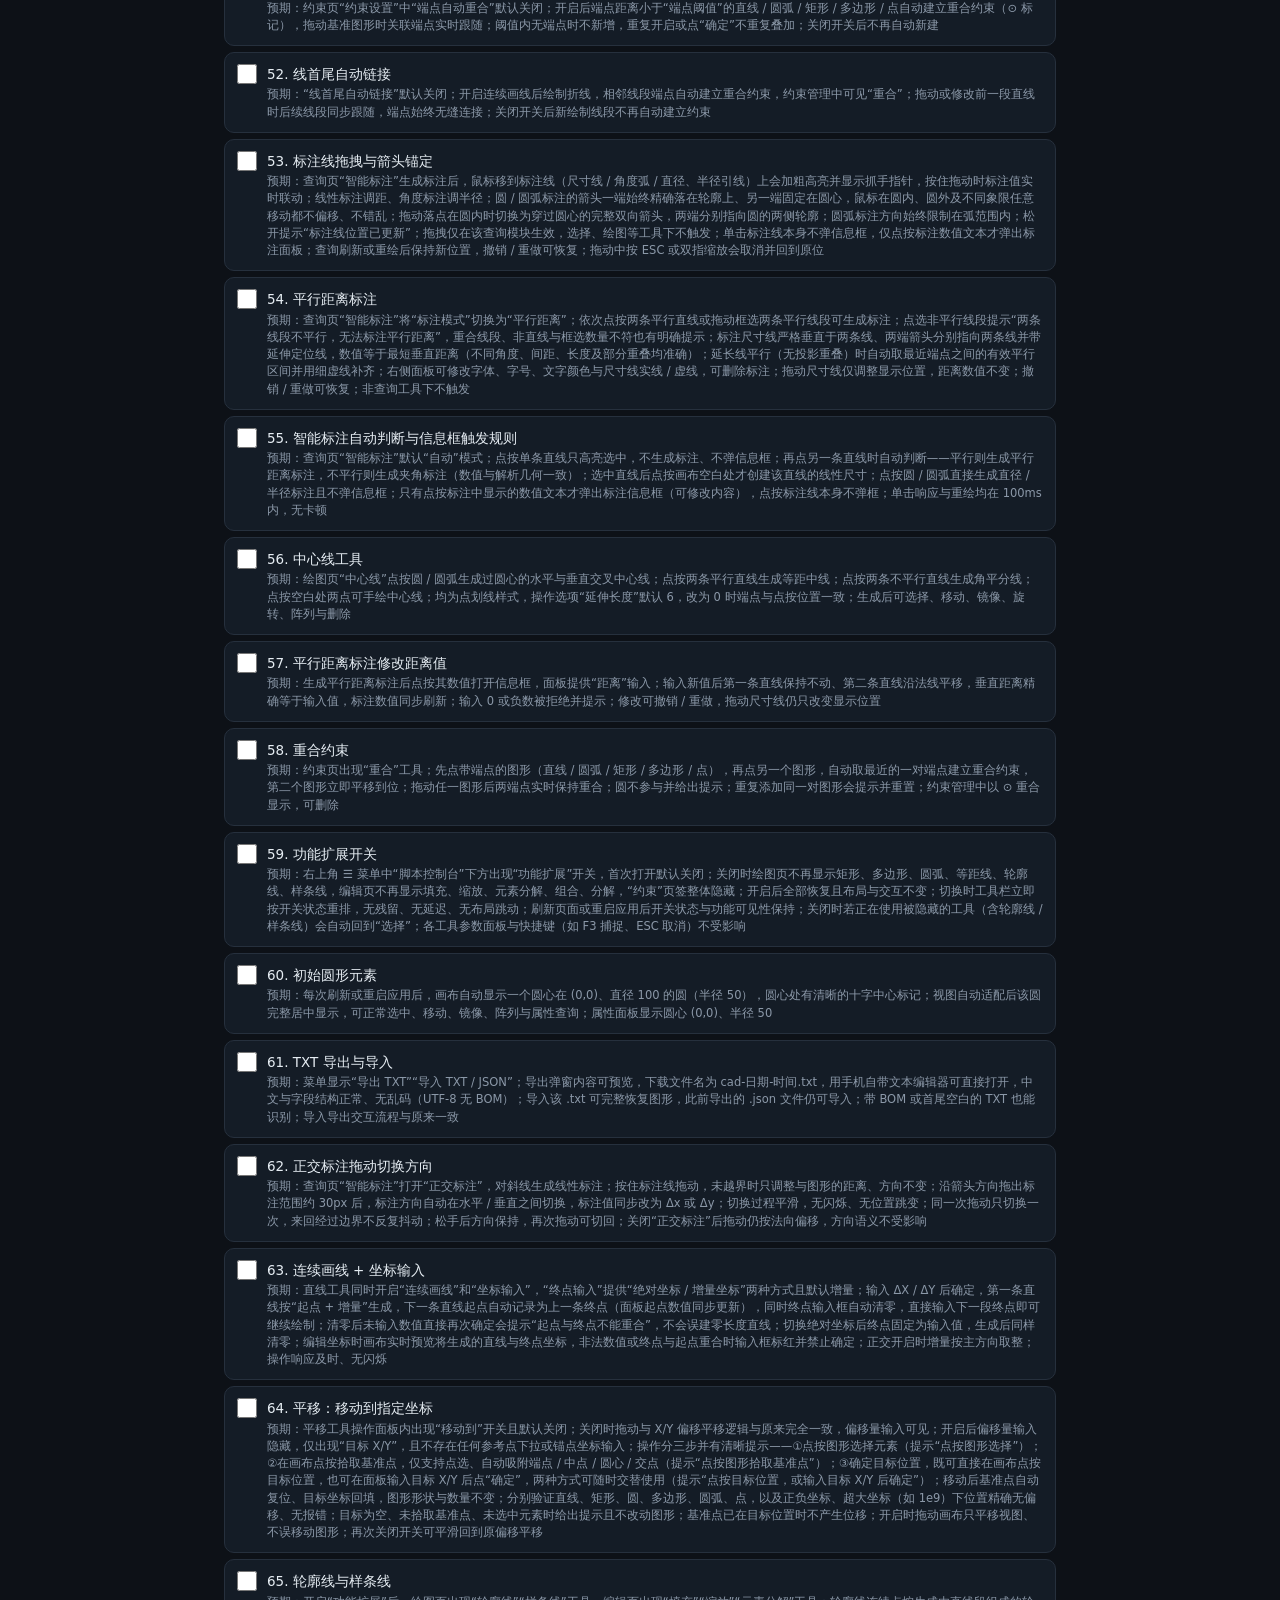
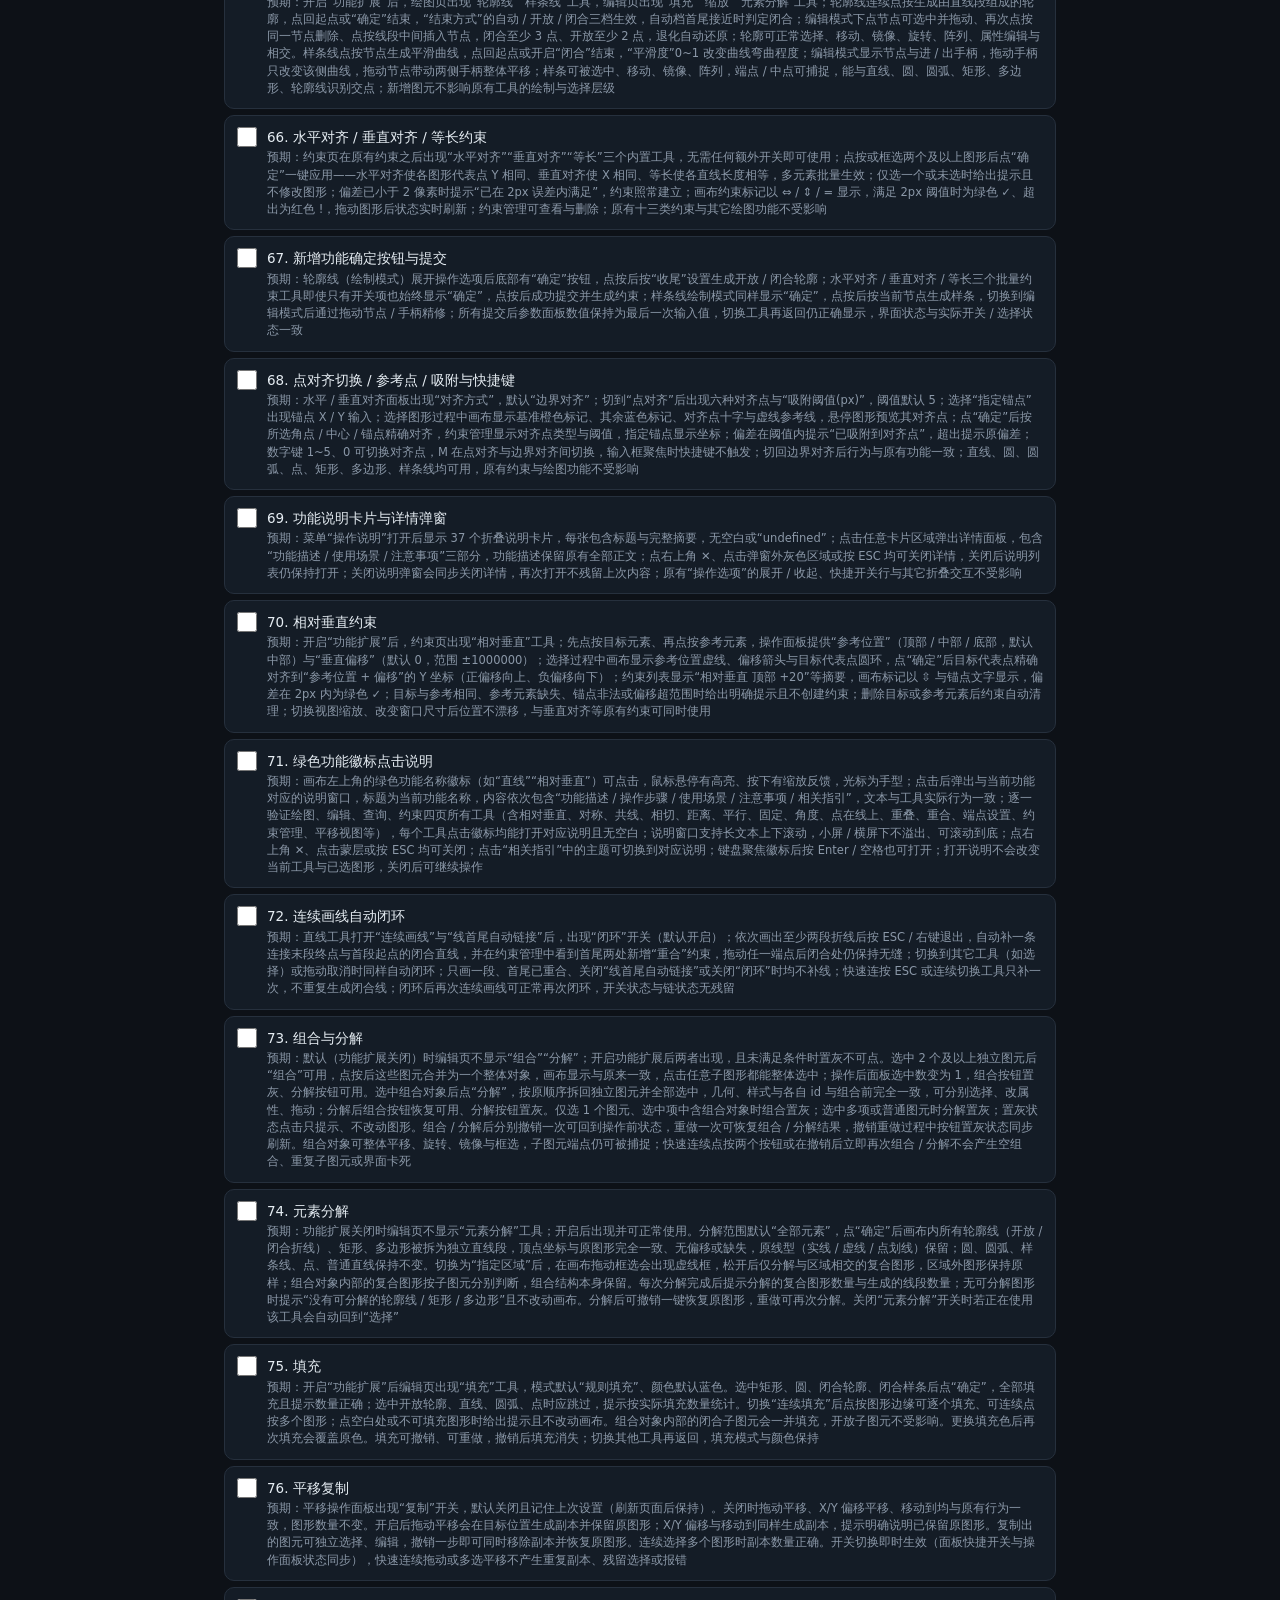
<file: test.html>
<!DOCTYPE html>
<html lang="zh-CN">
<head>
<meta charset="UTF-8">
<meta name="viewport" content="width=device-width, initial-scale=1.0, maximum-scale=1.0, user-scalable=no, viewport-fit=cover">
<meta name="theme-color" content="#0d1117">
<title>手机CAD · 测试用例</title>
<style>
  :root {
    --bg: #0d1117; --panel: #141c26; --border: #26303d;
    --text: #e6edf3; --muted: #8b98a8; --accent: #37c8ff;
    --ok: #3ddc97; --bad: #ff6b7a; --warn: #ffb020;
  }
  * { box-sizing: border-box; -webkit-tap-highlight-color: transparent; }
  body {
    margin: 0; background: var(--bg); color: var(--text);
    font-family: -apple-system, BlinkMacSystemFont, "PingFang SC", "Microsoft YaHei", system-ui, sans-serif;
    padding: 0 0 calc(20px + env(safe-area-inset-bottom));
    -webkit-text-size-adjust: 100%;
  }
  header {
    position: sticky; top: 0; z-index: 5;
    display: flex; align-items: center; gap: 10px;
    padding: calc(10px + env(safe-area-inset-top)) 14px 10px;
    background: rgba(13,17,23,.96);
    border-bottom: 1px solid var(--border);
    backdrop-filter: blur(8px);
  }
  header h1 { font-size: 16px; margin: 0; flex: 1; }
  .btn {
    height: 36px; padding: 0 14px; border-radius: 9px;
    border: 1px solid var(--border); background: #1a2330; color: var(--text);
    font-size: 13px; font-weight: 600; text-decoration: none;
    display: inline-flex; align-items: center;
  }
  .btn.primary { background: var(--accent); color: #05202b; border-color: transparent; }
  main { padding: 14px; max-width: 860px; margin: 0 auto; }
  .summary {
    display: flex; gap: 10px; flex-wrap: wrap; margin-bottom: 14px;
  }
  .stat {
    flex: 1; min-width: 100px; background: var(--panel);
    border: 1px solid var(--border); border-radius: 12px; padding: 10px 12px;
  }
  .stat .n { font-size: 22px; font-weight: 700; font-variant-numeric: tabular-nums; }
  .stat .l { font-size: 11px; color: var(--muted); margin-top: 2px; }
  .stat.ok .n { color: var(--ok); }
  .stat.bad .n { color: var(--bad); }
  .stat.info .n { color: var(--accent); }
  section { margin-bottom: 18px; }
  h2 {
    font-size: 13px; color: var(--muted); font-weight: 600;
    margin: 0 0 8px; letter-spacing: .5px;
  }
  .case {
    display: flex; gap: 10px; align-items: flex-start;
    background: var(--panel); border: 1px solid var(--border);
    border-radius: 10px; padding: 10px 12px; margin-bottom: 6px;
  }
  .mark { flex: none; width: 18px; text-align: center; font-weight: 700; }
  .case.pass .mark { color: var(--ok); }
  .case.fail .mark { color: var(--bad); }
  .case .name { font-size: 13.5px; line-height: 1.5; }
  .case .info { font-size: 11.5px; color: var(--muted); margin-top: 2px; word-break: break-word; }
  .case.fail .info { color: #ffb3ba; }
  .checklist label {
    display: flex; gap: 10px; align-items: flex-start;
    background: var(--panel); border: 1px solid var(--border);
    border-radius: 10px; padding: 11px 12px; margin-bottom: 6px;
    font-size: 13.5px; line-height: 1.5;
  }
  .checklist input { width: 20px; height: 20px; margin: 0; flex: none; accent-color: #37c8ff; }
  .checklist .sub { display: block; color: var(--muted); font-size: 11.5px; margin-top: 2px; }
  .note {
    font-size: 11.5px; color: var(--muted); line-height: 1.7;
    background: rgba(55,200,255,.06); border: 1px solid rgba(55,200,255,.22);
    border-radius: 10px; padding: 10px 12px;
  }
  .env { font-size: 11px; color: #5f6f80; margin-top: 10px; word-break: break-all; }
  code { color: #9ad8f0; }
</style>
</head>
<body>
<header>
  <h1>测试用例与结果</h1>
  <a class="btn" href="index.html">← 返回应用</a>
  <button class="btn primary" id="btnRun">重新运行</button>
</header>

<main>
  <div class="summary" id="summary"></div>

  <section>
    <h2>自动化逻辑测试（几何 / 模型 / 编辑 / 视图 / 脚本 / 性能）</h2>
    <div id="results"></div>
  </section>

  <section class="checklist">
    <h2>移动端触摸功能测试（手动勾选）</h2>
    <label><input type="checkbox"><span>1. 绘制直线：点按起点 → 拖动查看虚线预览 → 点按终点，图形生成<span class="sub">预期：两次点按完成直线，虚线预览跟随手指，捕捉点显示菱形标记</span></span></label>
    <label><input type="checkbox"><span>2. 绘制圆 / 圆弧 / 点<span class="sub">预期：圆为“圆心 + 半径点”；圆弧为“两点 + 半径”（依次点两端点后输入半径确定，或第三次点按按当前半径生成，可切换劣弧/优弧）；点按立即生成</span></span></label>
    <label><input type="checkbox"><span>3. 坐标输入：直线工具默认不显示坐标项，勾选操作选项中的“坐标输入”后才显示起点 / 终点输入与“确定”；输入起点 (10,10)、终点 (10,110)，圆输入圆心 (30,40)/半径 25，点输入 (-12.5,8)，分别点“确定”<span class="sub">预期：直线默认关闭时无数值项且无“确定”，仅可点按绘制；勾选后按输入值精确生成；空值/非数字标红并提示；直线起终点重合时拒绝生成</span></span></label>
    <label><input type="checkbox"><span>4. 角度线与平行线<span class="sub">预期：角度线“长度输入”默认关闭，关闭时点起点后点方向点，按鼠标方向与距离生成且落在鼠标所在侧；开启后按输入长度生成。“参考方向”默认与 X 轴，可切换与 Y 轴；打开“与指定线形成角度”后先点选一条已有直线作基准，再点起点与方向点。平行线先点参考线，再在基准线任意一侧点按，或输入偏移距离并选择左/右/双侧后“确定”（双侧生成两条）</span></span></label>
    <label><input type="checkbox"><span>5. 视图手势：双指捏合缩放、双指拖动平移<span class="sub">预期：缩放以双指中点为锚点，平移跟手，无跳变</span></span></label>
    <label><input type="checkbox"><span>6. 双击空白自适应（选择工具）<span class="sub">预期：双击画布空白区域，所有图形完整显示并居中</span></span></label>
    <label><input type="checkbox"><span>7. 选择与框选<span class="sub">预期：点按单个图形高亮，拖动可框选多个，底部出现已选数量</span></span></label>
    <label><input type="checkbox"><span>8. 删除选中与“删除”工具<span class="sub">预期：选中条删除按钮生效；“删除”工具点按图形立即删除</span></span></label>
    <label><input type="checkbox"><span>9. 裁剪直线 / 圆<span class="sub">预期：点按被交点分隔的线段部分被移除；圆可裁剪为圆弧</span></span></label>
    <label><input type="checkbox"><span>10. 拉伸与平移<span class="sub">预期：拉伸拖动线端点改变长度；平移拖动选中图形整体移动</span></span></label>
    <label><input type="checkbox"><span>11. 旋转<span class="sub">预期：先点基点，再拖动旋转选中图形；参数输入角度可精确旋转</span></span></label>
    <label><input type="checkbox"><span>12. 链拾取模块移除<span class="sub">预期：编辑页不再出现“链拾取”工具；原有关联选择能力保留——选择工具打开“关联选择”后点按折线任意一段，自动选中所有端点相连的图元</span></span></label>
    <label><input type="checkbox"><span>13. 等距线<span class="sub">预期：点图形 → 点偏移侧，按设定距离生成等距线（直线可左/右，圆可内/外）</span></span></label>
    <label><input type="checkbox"><span>14. 测量长度 / 角度 / 距离<span class="sub">预期：悬浮面板显示数值，画布出现标注；角度为两直线锐角并显示补角</span></span></label>
    <label><input type="checkbox"><span>15. 属性查询与编辑<span class="sub">预期：属性面板中的坐标、半径、角度可直接修改，画布实时同步；非法值标红提示且不改变图形；修改后可撤销/重做</span></span></label>
    <label><input type="checkbox"><span>16. 撤销 / 重做<span class="sub">预期：所有绘图与编辑操作可撤销、可重做，按钮禁用状态正确</span></span></label>
    <label><input type="checkbox"><span>17. 脚本控制台（&lt;/&gt;）<span class="sub">预期：运行示例脚本生成 6 个图元；错误命令给出错误行号</span></span></label>
    <label><input type="checkbox"><span>18. 旋转屏幕 / 窄屏适配<span class="sub">预期：横竖屏切换后画布自适应，工具栏不遮挡绘图区</span></span></label>
    <label><input type="checkbox"><span>19. 操作响应<span class="sub">预期：点按、拖动、缩放均即时响应，无明显卡顿（单帧 &lt; 100ms）</span></span></label>
    <label><input type="checkbox"><span>20. 圆弧过渡<span class="sub">预期：编辑页选择“圆弧过渡”，依次点两条相交/相邻的直线或圆弧（直线-直线、直线-圆弧、圆弧-圆弧均可），设置半径与“裁剪”后确定；开启裁剪时原图形收缩到切点，关闭时保留原图形只新增过渡弧；接点处无断口；半径过大或平行时给出提示</span></span></label>
    <label><input type="checkbox"><span>21. 输入校验与键盘<span class="sub">预期：参数输入框弹出数字键盘；空值/非数字/负半径标红并提示，不会生成错误图形；点“确定”后焦点释放、画布无卡顿</span></span></label>
    <label><input type="checkbox"><span>22. 平移精确偏移与连续选择<span class="sub">预期：打开“连续选择”后点选多个图形，输入 X/Y 偏移（如 10/-5）并确定，所有选中对象同时平移；零偏移给出提示</span></span></label>
    <label><input type="checkbox"><span>23. 直线正交<span class="sub">预期：打开“正交”后拖动只生成水平/垂直直线，预览实时吸附；关闭后恢复任意角度</span></span></label>
    <label><input type="checkbox"><span>24. 拉伸约束<span class="sub">预期：直线端点只沿原方向伸缩，方向不变；圆弧拖动端点时圆心与半径固定，仅弧长变化</span></span></label>
    <label><input type="checkbox"><span>25. 等距线方向<span class="sub">预期：输入距离并切换左侧/右侧/双侧，预览与实际生成一致；单侧只生成 1 条完整等距线，无多余线条或断开；重复确定不会叠加重合线条</span></span></label>
    <label><input type="checkbox"><span>26. 坐标点集合<span class="sub">预期：查询页“坐标点”连续点选端点/中点/交点/圆心，面板自动汇总 P1..Pn 坐标列表，重复点被忽略</span></span></label>
    <label><input type="checkbox"><span>27. 环形阵列（默认）与矩形阵列<span class="sub">预期：编辑页“阵列”默认阵型为“环形”，无需切换；选中单个或多个图形后，点按画布空白处即指定圆心并立即生成环形副本（数量默认 6、总角度 360° 等分），生成后清空选择；点按前悬停位置显示虚线预览与“圆心”十字标记，点按后中心标记保留、反馈清晰；也可在操作选项输入圆心 X/Y 后点“确定”；切换为“矩形”后按行数 / 列数 / 行距 / 列距生成；未选择对象时点按圆心给出提示且不生成；数量非法或超过 400 个副本时提示</span></span></label>
    <label><input type="checkbox"><span>28. 连续选择与关联选择<span class="sub">预期：选择工具打开“连续选择”后可逐个点按累加/取消选中，框选为追加；再打开“关联选择”时点按一段，自动带出端点相连的整条图形</span></span></label>
    <label><input type="checkbox"><span>29. 等距线双侧与拐角<span class="sub">预期：选中矩形四条边、距离 10、位置“双侧”后确定，内外各生成一圈共 8 条等距线；拐角按斜接闭合，无超出角点的交叉线或断口</span></span></label>
    <label><input type="checkbox"><span>30. 圆心智能捕捉<span class="sub">预期：画圆/点时靠近已有圆或圆弧的圆心，显示圆圈+十字标记与“圆心”标签，点按后落点精确在圆心</span></span></label>
    <label><input type="checkbox"><span>31. 点工具圆心捕捉<span class="sub">预期：点工具下在圆/圆弧的圆周附近点按，自动生成该圆/圆弧的圆心点并提示“已捕捉圆心”</span></span></label>
    <label><input type="checkbox"><span>32. 直线对象约束<span class="sub">预期：使用直线工具时，光标经过圆/圆弧自动出现“相切”开关，经过直线自动出现“垂直”开关；开启后拖动沿切线/垂线方向生成，经过另一图形时选项随之切换</span></span></label>
    <label><input type="checkbox"><span>37. 直线终点自动捕捉<span class="sub">预期：确定起点后拖动/移动终点，靠近圆弧时终点吸附切点并显示“捕捉切点”，靠近直线时吸附垂足并显示“捕捉垂足”，状态栏实时显示捕捉类型；端点/中点/交点捕捉优先；参数区可切换捕捉阈值（12/18/24/36px），按 F3 或按住 Shift 可临时关闭捕捉，关闭后终点不吸附</span></span></label>
    <label><input type="checkbox"><span>33. 镜像<span class="sub">预期：编辑页选“镜像”，操作选项不再提供手动输入镜像轴坐标的入口；点选若干图形后直接点按一条直线作为镜像轴，立即完成镜像，原图保留并生成对称副本，完成后清空选择</span></span></label>
    <label><input type="checkbox"><span>34. 等距线与圆弧连续<span class="sub">预期：同时选中首尾相连的直线与圆弧，设置距离并选“双侧”后确定；内外两侧都生成，接点处精确相接为连续线，无交叉、勾形或断口；链中有小半径圆弧导致该段无法偏移时，其余直线段仍正常生成并斜接，不会只剩一侧</span></span></label>
    <label><input type="checkbox"><span>35. 交点捕捉<span class="sub">预期：绘制圆/点/直线时靠近两条图元的交点，显示“交点”捕捉标记，点按后落点精确在交点坐标</span></span></label>
    <label><input type="checkbox"><span>36. 脚本修改已有图形<span class="sub">预期：脚本用 set 序号 参数 值 修改、move 序号 dx dy 平移、del 序号 删除；执行后画布与属性面板同步更新，可撤销；非法参数或越界序号报错且不写入</span></span></label>
    <label><input type="checkbox"><span>38. 圆：半径 / 直径切换<span class="sub">预期：圆工具参数区“尺寸方式”在半径 / 直径间切换，面板数值与标签自动换算（半径 50 ↔ 直径 100），圆大小不变；圆心已点选时切换不会丢失绘制进度，画布预览同步显示 R / ⌀ 数值</span></span></label>
    <label><input type="checkbox"><span>39. 智能标注与尺寸驱动<span class="sub">预期：查询页“智能标注”点按直线 / 圆 / 圆弧，分别生成线性尺寸、⌀ 直径、R 半径标注（含尺寸界线、箭头、数值）；右侧面板修改数值后图形实时同步（直线伸缩、圆 / 圆弧改半径），非法值标红；可删除标注、可撤销，关闭“显示标注”可隐藏</span></span></label>
    <label><input type="checkbox"><span>40. 几何约束<span class="sub">预期：约束页水平 / 垂直点一条直线即生效且保持长度；对称点两个同类图形 + 一条对称轴；共线先点基准线再连续加点 / 线 / 圆，点“确定”完成；相切点两个圆 / 圆弧或圆与直线；距离点两个图形后按面板数值固定间距。悬停有虚线预览，画布显示 H / V / ⇋ / ≡ / T / ↔ 标记；修改属性或再次操作后约束保持；在“约束管理”中可查看、修改距离值、高亮与删除；删除图形后约束自动清理；不影响其他绘图与捕捉</span></span></label>
    <label><input type="checkbox"><span>41. 直线连续画线<span class="sub">预期：直线工具打开“连续画线”后，每完成一条直线自动以终点为新起点继续绘制首尾相连的折线；按 ESC 或右键点击画布退出连续模式并取消未完成直线，参数开关同步关闭；连续绘制时捕捉、正交、相切 / 垂直选项仍然生效</span></span></label>
    <label><input type="checkbox"><span>42. 圆弧法线 / 切线吸附<span class="sub">预期：直线起点落在圆 / 圆弧上时，参数区出现“方向吸附”；选择“法线”后拖动终点始终沿过起点的半径方向，选择“切线”后沿切线方向，画布显示“法线 / 切线”提示；起点不在圆弧上时该选项隐藏，直线方向不受限制</span></span></label>
    <label><input type="checkbox"><span>43. 角度标注与正交标注<span class="sub">预期：智能标注模式切到“角度”后依次点按两条相交直线（或直线与圆弧），交点处生成角度弧、界线、箭头与角度值；改角度值可驱动第二条直线旋转。打开“正交标注”后线性标注的尺寸线与文字切换为水平 / 垂直正交样式，且数值取主方向的坐标差：水平线取 ΔX、垂直线取 ΔY、45° 与任意斜线按较大分量自动判定主方向后取对应 ΔX 或 ΔY（不再显示斜边长度）；关闭后恢复实际长度与斜向样式，普通标注逻辑不受影响</span></span></label>
    <label><input type="checkbox"><span>44. 新增四类约束<span class="sub">预期：平行约束点两条直线后保持平行；固定约束点一个图形后，其它约束求解不再移动它；固定工具操作选项新增“仅固定端点”（默认关闭），开启后只锁定端点 / 圆心位置，形状与方向仍可调整，约束管理显示“仅端点”；角度约束点两条直线后按面板角度（0~180°）固定夹角，管理面板可改角度；点在线上约束点一个点 / 圆 / 圆弧再点直线，点或圆心落到直线上；均支持悬停虚线预览、可回溯撤销</span></span></label>
    <label><input type="checkbox"><span>45. 圆形约束参考点<span class="sub">预期：对圆 / 圆弧使用共线、距离、点在线上约束时，无需手动选圆心，自动以圆心作为约束参考点；共线时圆心落到基准线上，距离按圆心间距，点在线上时圆心投影到直线上</span></span></label>
    <label><input type="checkbox"><span>46. 取消当前操作<span class="sub">预期：右侧视图按钮组顶部的“取消”按钮在任意工具、任意未完成状态下点按，立即清除未完成的点位、手势、框选、临时预览与捕捉标记，取消选择并回到“选择”工具，操作选项恢复默认且折叠；重复点按无报错，随后可正常继续绘图</span></span></label>
    <label><input type="checkbox"><span>47. 操作选项折叠 / 展开<span class="sub">预期：切换任意工具时参数面板默认折叠且不自动弹出，提示条右侧出现 ▾ 按钮；点按 ▾ 展开，再次点按折叠，箭头同步旋转，展开 / 折叠过程流畅无闪烁；有参数的工具有 ▾，无参数工具不显示 ▾</span></span></label>
    <label><input type="checkbox"><span>48. 矩形绘制<span class="sub">预期：绘图页“矩形”单指拖动实时预览并生成矩形，或点按两个对角点完成；操作选项可输入起点 X/Y、宽、高精确创建；边框可切实线 / 虚线，填充可选无 / 蓝 / 绿 / 橙 / 紫；生成后可选择、移动、镜像、修改属性并撤销</span></span></label>
    <label><input type="checkbox"><span>49. 多边形绘制与顶点编辑<span class="sub">预期：依次点按顶点并点回起点 / 点“确定”自动闭合；边数预设 3/5/6/8 配合半径，点按中心直接生成正多边形；切换到“编辑顶点”后点按多边形显示顶点，拖动顶点实时改变形状，退化时自动还原；属性面板可精确修改每个顶点</span></span></label>
    <label><input type="checkbox"><span>50. 重叠约束<span class="sub">预期：约束页“重叠”先点基准矩形 / 多边形 / 圆，再点第二个图形；完全模式使第二个图形包围盒与基准一致；比例模式按 1~100% 自动平移第二个图形（尺寸不足时等比放大），移动或修改基准图形后仍保持比例；悬停有虚线预览，约束管理可改比例、可删除</span></span></label>
    <label><input type="checkbox"><span>51. 端点自动重合<span class="sub">预期：约束页“约束设置”中“端点自动重合”默认关闭；开启后端点距离小于“端点阈值”的直线 / 圆弧 / 矩形 / 多边形 / 点自动建立重合约束（⊙ 标记），拖动基准图形时关联端点实时跟随；阈值内无端点时不新增，重复开启或点“确定”不重复叠加；关闭开关后不再自动新建</span></span></label>
    <label><input type="checkbox"><span>52. 线首尾自动链接<span class="sub">预期：“线首尾自动链接”默认关闭；开启连续画线后绘制折线，相邻线段端点自动建立重合约束，约束管理中可见“重合”；拖动或修改前一段直线时后续线段同步跟随，端点始终无缝连接；关闭开关后新绘制线段不再自动建立约束</span></span></label>
    <label><input type="checkbox"><span>53. 标注线拖拽与箭头锚定<span class="sub">预期：查询页“智能标注”生成标注后，鼠标移到标注线（尺寸线 / 角度弧 / 直径、半径引线）上会加粗高亮并显示抓手指针，按住拖动时标注值实时联动；线性标注调距、角度标注调半径；圆 / 圆弧标注的箭头一端始终精确落在轮廓上、另一端固定在圆心，鼠标在圆内、圆外及不同象限任意移动都不偏移、不错乱；拖动落点在圆内时切换为穿过圆心的完整双向箭头，两端分别指向圆的两侧轮廓；圆弧标注方向始终限制在弧范围内；松开提示“标注线位置已更新”；拖拽仅在该查询模块生效，选择、绘图等工具下不触发；单击标注线本身不弹信息框，仅点按标注数值文本才弹出标注面板；查询刷新或重绘后保持新位置，撤销 / 重做可恢复；拖动中按 ESC 或双指缩放会取消并回到原位</span></span></label>
    <label><input type="checkbox"><span>54. 平行距离标注<span class="sub">预期：查询页“智能标注”将“标注模式”切换为“平行距离”；依次点按两条平行直线或拖动框选两条平行线段可生成标注；点选非平行线段提示“两条线段不平行，无法标注平行距离”，重合线段、非直线与框选数量不符也有明确提示；标注尺寸线严格垂直于两条线、两端箭头分别指向两条线并带延伸定位线，数值等于最短垂直距离（不同角度、间距、长度及部分重叠均准确）；延长线平行（无投影重叠）时自动取最近端点之间的有效平行区间并用细虚线补齐；右侧面板可修改字体、字号、文字颜色与尺寸线实线 / 虚线，可删除标注；拖动尺寸线仅调整显示位置，距离数值不变；撤销 / 重做可恢复；非查询工具下不触发</span></span></label>
    <label><input type="checkbox"><span>55. 智能标注自动判断与信息框触发规则<span class="sub">预期：查询页“智能标注”默认“自动”模式；点按单条直线只高亮选中，不生成标注、不弹信息框；再点另一条直线时自动判断——平行则生成平行距离标注，不平行则生成夹角标注（数值与解析几何一致）；选中直线后点按画布空白处才创建该直线的线性尺寸；点按圆 / 圆弧直接生成直径 / 半径标注且不弹信息框；只有点按标注中显示的数值文本才弹出标注信息框（可修改内容），点按标注线本身不弹框；单击响应与重绘均在 100ms 内，无卡顿</span></span></label>
    <label><input type="checkbox"><span>56. 中心线工具<span class="sub">预期：绘图页“中心线”点按圆 / 圆弧生成过圆心的水平与垂直交叉中心线；点按两条平行直线生成等距中线；点按两条不平行直线生成角平分线；点按空白处两点可手绘中心线；均为点划线样式，操作选项“延伸长度”默认 6，改为 0 时端点与点按位置一致；生成后可选择、移动、镜像、旋转、阵列与删除</span></span></label>
    <label><input type="checkbox"><span>57. 平行距离标注修改距离值<span class="sub">预期：生成平行距离标注后点按其数值打开信息框，面板提供“距离”输入；输入新值后第一条直线保持不动、第二条直线沿法线平移，垂直距离精确等于输入值，标注数值同步刷新；输入 0 或负数被拒绝并提示；修改可撤销 / 重做，拖动尺寸线仍只改变显示位置</span></span></label>
    <label><input type="checkbox"><span>58. 重合约束<span class="sub">预期：约束页出现“重合”工具；先点带端点的图形（直线 / 圆弧 / 矩形 / 多边形 / 点），再点另一个图形，自动取最近的一对端点建立重合约束，第二个图形立即平移到位；拖动任一图形后两端点实时保持重合；圆不参与并给出提示；重复添加同一对图形会提示并重置；约束管理中以 ⊙ 重合显示，可删除</span></span></label>
    <label><input type="checkbox"><span>59. 功能扩展开关<span class="sub">预期：右上角 ☰ 菜单中“脚本控制台”下方出现“功能扩展”开关，首次打开默认关闭；关闭时绘图页不再显示矩形、多边形、圆弧、等距线、轮廓线、样条线，编辑页不再显示填充、缩放、元素分解、组合、分解，“约束”页签整体隐藏；开启后全部恢复且布局与交互不变；切换时工具栏立即按开关状态重排，无残留、无延迟、无布局跳动；刷新页面或重启应用后开关状态与功能可见性保持；关闭时若正在使用被隐藏的工具（含轮廓线 / 样条线）会自动回到“选择”；各工具参数面板与快捷键（如 F3 捕捉、ESC 取消）不受影响</span></span></label>
    <label><input type="checkbox"><span>60. 初始圆形元素<span class="sub">预期：每次刷新或重启应用后，画布自动显示一个圆心在 (0,0)、直径 100 的圆（半径 50），圆心处有清晰的十字中心标记；视图自动适配后该圆完整居中显示，可正常选中、移动、镜像、阵列与属性查询；属性面板显示圆心 (0,0)、半径 50</span></span></label>
    <label><input type="checkbox"><span>61. TXT 导出与导入<span class="sub">预期：菜单显示“导出 TXT”“导入 TXT / JSON”；导出弹窗内容可预览，下载文件名为 cad-日期-时间.txt，用手机自带文本编辑器可直接打开，中文与字段结构正常、无乱码（UTF-8 无 BOM）；导入该 .txt 可完整恢复图形，此前导出的 .json 文件仍可导入；带 BOM 或首尾空白的 TXT 也能识别；导入导出交互流程与原来一致</span></span></label>
    <label><input type="checkbox"><span>62. 正交标注拖动切换方向<span class="sub">预期：查询页“智能标注”打开“正交标注”，对斜线生成线性标注；按住标注线拖动，未越界时只调整与图形的距离、方向不变；沿箭头方向拖出标注范围约 30px 后，标注方向自动在水平 / 垂直之间切换，标注值同步改为 Δx 或 Δy；切换过程平滑，无闪烁、无位置跳变；同一次拖动只切换一次，来回经过边界不反复抖动；松手后方向保持，再次拖动可切回；关闭“正交标注”后拖动仍按法向偏移，方向语义不受影响</span></span></label>
    <label><input type="checkbox"><span>63. 连续画线 + 坐标输入<span class="sub">预期：直线工具同时开启“连续画线”和“坐标输入”，“终点输入”提供“绝对坐标 / 增量坐标”两种方式且默认增量；输入 ΔX / ΔY 后确定，第一条直线按“起点 + 增量”生成，下一条直线起点自动记录为上一条终点（面板起点数值同步更新），同时终点输入框自动清零，直接输入下一段终点即可继续绘制；清零后未输入数值直接再次确定会提示“起点与终点不能重合”，不会误建零长度直线；切换绝对坐标后终点固定为输入值，生成后同样清零；编辑坐标时画布实时预览将生成的直线与终点坐标，非法数值或终点与起点重合时输入框标红并禁止确定；正交开启时增量按主方向取整；操作响应及时、无闪烁</span></span></label>
    <label><input type="checkbox"><span>64. 平移：移动到指定坐标<span class="sub">预期：平移工具操作面板内出现“移动到”开关且默认关闭；关闭时拖动与 X/Y 偏移平移逻辑与原来完全一致，偏移量输入可见；开启后偏移量输入隐藏，仅出现“目标 X/Y”，且不存在任何参考点下拉或锚点坐标输入；操作分三步并有清晰提示——①点按图形选择元素（提示“点按图形选择”）；②在画布点按拾取基准点，仅支持点选、自动吸附端点 / 中点 / 圆心 / 交点（提示“点按图形拾取基准点”）；③确定目标位置，既可直接在画布点按目标位置，也可在面板输入目标 X/Y 后点“确定”，两种方式可随时交替使用（提示“点按目标位置，或输入目标 X/Y 后确定”）；移动后基准点自动复位、目标坐标回填，图形形状与数量不变；分别验证直线、矩形、圆、多边形、圆弧、点，以及正负坐标、超大坐标（如 1e9）下位置精确无偏移、无报错；目标为空、未拾取基准点、未选中元素时给出提示且不改动图形；基准点已在目标位置时不产生位移；开启时拖动画布只平移视图、不误移动图形；再次关闭开关可平滑回到原偏移平移</span></span></label>
    <label><input type="checkbox"><span>65. 轮廓线与样条线<span class="sub">预期：开启“功能扩展”后，绘图页出现“轮廓线”“样条线”工具，编辑页出现“填充”“缩放”“元素分解”工具；轮廓线连续点按生成由直线段组成的轮廓，点回起点或“确定”结束，“结束方式”的自动 / 开放 / 闭合三档生效，自动档首尾接近时判定闭合；编辑模式下点节点可选中并拖动、再次点按同一节点删除、点按线段中间插入节点，闭合至少 3 点、开放至少 2 点，退化自动还原；轮廓可正常选择、移动、镜像、旋转、阵列、属性编辑与相交。样条线点按节点生成平滑曲线，点回起点或开启“闭合”结束，“平滑度”0~1 改变曲线弯曲程度；编辑模式显示节点与进 / 出手柄，拖动手柄只改变该侧曲线，拖动节点带动两侧手柄整体平移；样条可被选中、移动、镜像、阵列，端点 / 中点可捕捉，能与直线、圆、圆弧、矩形、多边形、轮廓线识别交点；新增图元不影响原有工具的绘制与选择层级</span></span></label>
    <label><input type="checkbox"><span>66. 水平对齐 / 垂直对齐 / 等长约束<span class="sub">预期：约束页在原有约束之后出现“水平对齐”“垂直对齐”“等长”三个内置工具，无需任何额外开关即可使用；点按或框选两个及以上图形后点“确定”一键应用——水平对齐使各图形代表点 Y 相同、垂直对齐使 X 相同、等长使各直线长度相等，多元素批量生效；仅选一个或未选时给出提示且不修改图形；偏差已小于 2 像素时提示“已在 2px 误差内满足”，约束照常建立；画布约束标记以 ⇔ / ⇕ / = 显示，满足 2px 阈值时为绿色 ✓、超出为红色 !，拖动图形后状态实时刷新；约束管理可查看与删除；原有十三类约束与其它绘图功能不受影响</span></span></label>
    <label><input type="checkbox"><span>67. 新增功能确定按钮与提交<span class="sub">预期：轮廓线（绘制模式）展开操作选项后底部有“确定”按钮，点按后按“收尾”设置生成开放 / 闭合轮廓；水平对齐 / 垂直对齐 / 等长三个批量约束工具即使只有开关项也始终显示“确定”，点按后成功提交并生成约束；样条线绘制模式同样显示“确定”，点按后按当前节点生成样条，切换到编辑模式后通过拖动节点 / 手柄精修；所有提交后参数面板数值保持为最后一次输入值，切换工具再返回仍正确显示，界面状态与实际开关 / 选择状态一致</span></span></label>
    <label><input type="checkbox"><span>68. 点对齐切换 / 参考点 / 吸附与快捷键<span class="sub">预期：水平 / 垂直对齐面板出现“对齐方式”，默认“边界对齐”；切到“点对齐”后出现六种对齐点与“吸附阈值(px)”，阈值默认 5；选择“指定锚点”出现锚点 X / Y 输入；选择图形过程中画布显示基准橙色标记、其余蓝色标记、对齐点十字与虚线参考线，悬停图形预览其对齐点；点“确定”后按所选角点 / 中心 / 锚点精确对齐，约束管理显示对齐点类型与阈值，指定锚点显示坐标；偏差在阈值内提示“已吸附到对齐点”，超出提示原偏差；数字键 1~5、0 可切换对齐点，M 在点对齐与边界对齐间切换，输入框聚焦时快捷键不触发；切回边界对齐后行为与原有功能一致；直线、圆、圆弧、点、矩形、多边形、样条线均可用，原有约束与绘图功能不受影响</span></span></label>
    <label><input type="checkbox"><span>69. 功能说明卡片与详情弹窗<span class="sub">预期：菜单“操作说明”打开后显示 37 个折叠说明卡片，每张包含标题与完整摘要，无空白或“undefined”；点击任意卡片区域弹出详情面板，包含“功能描述 / 使用场景 / 注意事项”三部分，功能描述保留原有全部正文；点右上角 ✕、点击弹窗外灰色区域或按 ESC 均可关闭详情，关闭后说明列表仍保持打开；关闭说明弹窗会同步关闭详情，再次打开不残留上次内容；原有“操作选项”的展开 / 收起、快捷开关行与其它折叠交互不受影响</span></span></label>
    <label><input type="checkbox"><span>70. 相对垂直约束<span class="sub">预期：开启“功能扩展”后，约束页出现“相对垂直”工具；先点按目标元素、再点按参考元素，操作面板提供“参考位置”（顶部 / 中部 / 底部，默认中部）与“垂直偏移”（默认 0，范围 ±1000000）；选择过程中画布显示参考位置虚线、偏移箭头与目标代表点圆环，点“确定”后目标代表点精确对齐到“参考位置 + 偏移”的 Y 坐标（正偏移向上、负偏移向下）；约束列表显示“相对垂直 顶部 +20”等摘要，画布标记以 ⇳ 与锚点文字显示，偏差在 2px 内为绿色 ✓；目标与参考相同、参考元素缺失、锚点非法或偏移超范围时给出明确提示且不创建约束；删除目标或参考元素后约束自动清理；切换视图缩放、改变窗口尺寸后位置不漂移，与垂直对齐等原有约束可同时使用</span></span></label>
    <label><input type="checkbox"><span>71. 绿色功能徽标点击说明<span class="sub">预期：画布左上角的绿色功能名称徽标（如“直线”“相对垂直”）可点击，鼠标悬停有高亮、按下有缩放反馈，光标为手型；点击后弹出与当前功能对应的说明窗口，标题为当前功能名称，内容依次包含“功能描述 / 操作步骤 / 使用场景 / 注意事项 / 相关指引”，文本与工具实际行为一致；逐一验证绘图、编辑、查询、约束四页所有工具（含相对垂直、对称、共线、相切、距离、平行、固定、角度、点在线上、重叠、重合、端点设置、约束管理、平移视图等），每个工具点击徽标均能打开对应说明且无空白；说明窗口支持长文本上下滚动，小屏 / 横屏下不溢出、可滚动到底；点右上角 ✕、点击蒙层或按 ESC 均可关闭；点击“相关指引”中的主题可切换到对应说明；键盘聚焦徽标后按 Enter / 空格也可打开；打开说明不会改变当前工具与已选图形，关闭后可继续操作</span></span></label>
    <label><input type="checkbox"><span>72. 连续画线自动闭环<span class="sub">预期：直线工具打开“连续画线”与“线首尾自动链接”后，出现“闭环”开关（默认开启）；依次画出至少两段折线后按 ESC / 右键退出，自动补一条连接末段终点与首段起点的闭合直线，并在约束管理中看到首尾两处新增“重合”约束，拖动任一端点后闭合处仍保持无缝；切换到其它工具（如选择）或拖动取消时同样自动闭环；只画一段、首尾已重合、关闭“线首尾自动链接”或关闭“闭环”时均不补线；快速连按 ESC 或连续切换工具只补一次，不重复生成闭合线；闭环后再次连续画线可正常再次闭环，开关状态与链状态无残留</span></span></label>
    <label><input type="checkbox"><span>73. 组合与分解<span class="sub">预期：默认（功能扩展关闭）时编辑页不显示“组合”“分解”；开启功能扩展后两者出现，且未满足条件时置灰不可点。选中 2 个及以上独立图元后“组合”可用，点按后这些图元合并为一个整体对象，画布显示与原来一致，点击任意子图形都能整体选中；操作后面板选中数变为 1，组合按钮置灰、分解按钮可用。选中组合对象后点“分解”，按原顺序拆回独立图元并全部选中，几何、样式与各自 id 与组合前完全一致，可分别选择、改属性、拖动；分解后组合按钮恢复可用、分解按钮置灰。仅选 1 个图元、选中项中含组合对象时组合置灰；选中多项或普通图元时分解置灰；置灰状态点击只提示、不改动图形。组合 / 分解后分别撤销一次可回到操作前状态，重做一次可恢复组合 / 分解结果，撤销重做过程中按钮置灰状态同步刷新。组合对象可整体平移、旋转、镜像与框选，子图元端点仍可被捕捉；快速连续点按两个按钮或在撤销后立即再次组合 / 分解不会产生空组合、重复子图元或界面卡死</span></span></label>
    <label><input type="checkbox"><span>74. 元素分解<span class="sub">预期：功能扩展关闭时编辑页不显示“元素分解”工具；开启后出现并可正常使用。分解范围默认“全部元素”，点“确定”后画布内所有轮廓线（开放 / 闭合折线）、矩形、多边形被拆为独立直线段，顶点坐标与原图形完全一致、无偏移或缺失，原线型（实线 / 虚线 / 点划线）保留；圆、圆弧、样条线、点、普通直线保持不变。切换为“指定区域”后，在画布拖动框选会出现虚线框，松开后仅分解与区域相交的复合图形，区域外图形保持原样；组合对象内部的复合图形按子图元分别判断，组合结构本身保留。每次分解完成后提示分解的复合图形数量与生成的线段数量；无可分解图形时提示“没有可分解的轮廓线 / 矩形 / 多边形”且不改动画布。分解后可撤销一键恢复原图形，重做可再次分解。关闭“元素分解”开关时若正在使用该工具会自动回到“选择”</span></span></label>
    <label><input type="checkbox"><span>75. 填充<span class="sub">预期：开启“功能扩展”后编辑页出现“填充”工具，模式默认“规则填充”、颜色默认蓝色。选中矩形、圆、闭合轮廓、闭合样条后点“确定”，全部填充且提示数量正确；选中开放轮廓、直线、圆弧、点时应跳过，提示按实际填充数量统计。切换“连续填充”后点按图形边缘可逐个填充、可连续点按多个图形；点空白处或不可填充图形时给出提示且不改动画布。组合对象内部的闭合子图元会一并填充，开放子图元不受影响。更换填充色后再次填充会覆盖原色。填充可撤销、可重做，撤销后填充消失；切换其他工具再返回，填充模式与颜色保持</span></span></label>
    <label><input type="checkbox"><span>76. 平移复制<span class="sub">预期：平移操作面板出现“复制”开关，默认关闭且记住上次设置（刷新页面后保持）。关闭时拖动平移、X/Y 偏移平移、移动到均与原有行为一致，图形数量不变。开启后拖动平移会在目标位置生成副本并保留原图形；X/Y 偏移与移动到同样生成副本，提示明确说明已保留原图形。复制出的图元可独立选择、编辑，撤销一步即可同时移除副本并恢复原图形。连续选择多个图形时副本数量正确。开关切换即时生效（面板快捷开关与操作面板状态同步），快速连续拖动或多选平移不产生重复副本、残留选择或报错</span></span></label>
    <label><input type="checkbox"><span>77. 比例缩放<span class="sub">预期：开启“功能扩展”后编辑页出现“缩放”工具；选中 1 个或多个图形后显示整体包围盒与 4 个蓝色角点。拖动角点可缩放：默认自由缩放（宽高比可变），按住 Shift 或开启“等比例”开关后宽高比保持不变；松开 Shift 且开关关闭时恢复自由缩放。输入缩放百分比后点“确定”会以包围盒中心等比缩放，图元实际尺寸属性同步更新，并提示缩放百分比。多选时所有选中图形按整体包围盒统一缩放，数量与选择状态不变；组合对象整体缩放时内部子图元同步，组合结构不被拆散。圆与圆弧缩放后保持正圆 / 正常圆弧，不出现变形。拖动过程实时预览，松手后自动进入编辑历史；撤销恢复原尺寸、重做再次缩放。“等比例”开关默认关闭，刷新页面后保持上次设置。不同窗口尺寸、横竖屏与鼠标 / 触屏操作下角点位置与图形实际位置一致，无偏移、无布局错乱或报错</span></span></label>
  </section>

  <div class="note">
    说明：自动化用例覆盖几何计算、裁剪/偏移/等距线（链式斜接、双侧、直线+圆弧连续链、小圆弧容错）/阵列/镜像/连续选择/圆弧过渡（直线-圆弧、圆弧-圆弧、裁剪开关）/两点半径圆弧/直线相切与垂直/圆心与交点捕捉/正交/属性编辑/坐标点、关联选择链算法、视图变换与脚本新建/修改/删除、圆半径直径切换、智能标注（线性 / 直径 / 半径 / 角度）与尺寸驱动、标注线命中检测与拖动偏移（数值联动跟随、圆 / 圆弧箭头锚定轮廓与圆心、圆内双向箭头、快照恢复与重绘保持）、智能标注自动判断（单线选中不建标注、二次选择自动判断平行距离 / 夹角、空白点按创建线性尺寸、仅数值文本命中弹框）、平行距离标注（平行校验、重叠 / 延长线有效区间、样式自定义、修改距离值驱动、拖动与删除）、中心线（点划线样式、延伸长度、圆十字 / 平行中线 / 角平分线自动生成）、直线坐标输入默认关闭、镜像仅点选轴线、平移工具移动到指定坐标（点击拾取基准点、点击 / 坐标双通道目标、多选整体包围盒、正负与超大坐标、非法输入与原地保护、模式切换清除基准点）、正交标注（含拖动越界自动切换方向与切换锁）、连续画线与圆弧方向吸附、连续画线 + 坐标输入（默认增量坐标、起点自动衔接、绝对 / 增量切换、实时校验与动态预览）、十三类几何约束求解与预览（含手动重合约束与“仅固定端点”）、矩形 / 多边形几何与变换、重叠约束求解、端点自动重合检测与线首尾自动链接、连续画线自动闭环（默认开启与显示条件、右键 / 切工具 / 拖动取消三种退出路径、单段与首尾已重合边界、重复退出防抖与状态复用）、轮廓线（开放 / 自动闭合、节点增删与拖动）、样条线（贝塞尔采样、平滑度、手柄与节点编辑、长度 / 中点 / 交点、渲染路径）、水平 / 垂直对齐与等长约束（批量应用、2px 阈值判定、偏差实时反馈）、点对齐（六类参考点、指定锚点、5px 吸附阈值、键盘快捷键、实时标记与兼容元素）、相对垂直约束（顶部 / 中部 / 底部锚点、正负偏移、±1e6 边界、非法参数抛错与回滚、跨层级参考元素、视图缩放稳定性、删除后清理、工具参数与应用）、新增功能确定按钮标记与功能扩展显隐规则、功能说明卡片（33 项摘要 / 场景 / 注意事项完整性、详情弹窗打开与两种关闭方式、与说明弹窗联动）、功能徽标点击说明（全部工具映射完整性、操作步骤与相关指引渲染、蒙层 / ✕ / ESC 关闭）、组合与分解（扩展显隐、置灰触发条件、子图元属性与顺序保留、整体拾取 / 框选 / 平移 / 镜像、撤销与重做往返、快速连续操作稳定性）、元素分解（矩形 / 轮廓线拆段坐标与线型保留、全部 / 指定区域范围、组合内部递归、不可分解元素保持不变、撤销回滚）、填充（规则 / 连续模式、支持图形判定、组合内部填充、数量提示、撤销重做）、平移复制（默认关闭、持久化、拖动 / 偏移 / 移动到三种路径、副本独立编辑）、比例缩放（百分比等比、角点拖动、Shift 临时等比、自由缩放、多选与组合统一缩放、等比例开关持久化、撤销重做）；
    触摸相关用例需在手机端（或浏览器设备模拟器）按清单逐项验证。截图或异常时请记录设备型号与浏览器版本。
  </div>
  <div class="env" id="env"></div>
</main>

<script src="js/geometry.js"></script>
<script src="js/model.js"></script>
<script src="js/view.js"></script>
<script src="js/script.js"></script>
<script src="js/constraints.js"></script>
<script src="js/tools.js"></script>
<script src="js/help-meta.js"></script>
<script src="js/tests.js"></script>
<script>
(function () {
  function render() {
    var results = window.CADTests.run();
    var pass = 0, fail = 0, perf = '';
    results.forEach(function (r) {
      if (r.pass) pass++; else fail++;
      if (r.suite === '性能冒烟' && r.pass && !perf) perf = r.info;
    });
    var summary = document.getElementById('summary');
    summary.innerHTML =
      '<div class="stat ok"><div class="n">' + pass + '</div><div class="l">通过</div></div>' +
      '<div class="stat bad"><div class="n">' + fail + '</div><div class="l">失败</div></div>' +
      '<div class="stat info"><div class="n">' + results.length + '</div><div class="l">自动化用例总数</div></div>' +
      (perf ? '<div class="stat info"><div class="n" style="font-size:15px">' + perf + '</div><div class="l">拾取性能</div></div>' : '');

    var box = document.getElementById('results');
    box.innerHTML = '';
    var groups = {};
    results.forEach(function (r) {
      if (!groups[r.suite]) groups[r.suite] = [];
      groups[r.suite].push(r);
    });
    Object.keys(groups).forEach(function (name) {
      var h = document.createElement('h2');
      h.textContent = name;
      box.appendChild(h);
      groups[name].forEach(function (r) {
        var div = document.createElement('div');
        div.className = 'case ' + (r.pass ? 'pass' : 'fail');
        div.innerHTML = '<div class="mark">' + (r.pass ? '✓' : '✕') + '</div>' +
          '<div><div class="name">' + r.name + '</div>' +
          (r.info ? '<div class="info">' + r.info + '</div>' : '') + '</div>';
        box.appendChild(div);
      });
    });

    document.getElementById('env').textContent = 'UA: ' + navigator.userAgent +
      ' · Viewport: ' + window.innerWidth + '×' + window.innerHeight +
      ' · DPR: ' + (window.devicePixelRatio || 1) + ' · ' + new Date().toLocaleString('zh-CN');
  }
  document.getElementById('btnRun').addEventListener('click', render);
  render();
})();
</script>
</body>
</html>
</file>
<file: css/app.css>
/* 手机CAD · 移动端界面样式 */
:root {
  --bg: #0d1117;
  --bg-soft: #131a23;
  --panel: rgba(20, 27, 36, 0.94);
  --border: #2a3441;
  --text: #e6edf3;
  --muted: #8b98a8;
  --accent: #37c8ff;
  --accent-soft: rgba(55, 200, 255, 0.16);
  --warn: #ffb020;
  --danger: #ff5f6d;
  --radius: 14px;
  --dock-h: 132px;
}

* { box-sizing: border-box; -webkit-tap-highlight-color: transparent; }

html, body {
  margin: 0;
  height: 100%;
  overflow: hidden;
  background: var(--bg);
  color: var(--text);
  font-family: -apple-system, BlinkMacSystemFont, "PingFang SC", "Microsoft YaHei", system-ui, sans-serif;
  overscroll-behavior: none;
  -webkit-user-select: none;
  user-select: none;
}

#app { position: fixed; inset: 0; overflow: hidden; }

#canvas {
  position: absolute;
  inset: 0;
  width: 100%;
  height: 100%;
  display: block;
  touch-action: none;
}

/* ============ 顶栏 ============ */
#topbar {
  position: absolute;
  top: 0; left: 0; right: 0;
  height: calc(52px + env(safe-area-inset-top));
  padding: calc(6px + env(safe-area-inset-top)) 10px 6px;
  display: flex;
  align-items: center;
  justify-content: space-between;
  background: linear-gradient(180deg, rgba(13, 17, 23, 0.96) 30%, rgba(13, 17, 23, 0));
  z-index: 10;
  pointer-events: none;
}
#topbar > * { pointer-events: auto; }

.brand {
  display: flex;
  align-items: center;
  gap: 7px;
  font-size: 15px;
  font-weight: 600;
  letter-spacing: .5px;
}
.brand .logo { color: var(--accent); font-size: 16px; }
.brand .count {
  font-size: 11px;
  font-weight: 500;
  color: var(--muted);
  background: #1a2330;
  border: 1px solid var(--border);
  border-radius: 999px;
  padding: 1px 7px;
}

.top-actions { display: flex; gap: 6px; }

.icon-btn {
  width: 40px; height: 40px;
  display: inline-flex;
  align-items: center;
  justify-content: center;
  border-radius: 11px;
  border: 1px solid var(--border);
  background: rgba(25, 33, 44, 0.9);
  color: var(--text);
  font-size: 16px;
  line-height: 1;
  padding: 0;
  transition: background .15s, transform .1s;
}
.icon-btn:active { transform: scale(.94); background: #24303f; }
.icon-btn.small { width: 32px; height: 32px; font-size: 13px; border-radius: 9px; }
.icon-btn:disabled { opacity: .35; }

/* ============ 提示卡 ============ */
#promptCard {
  position: absolute;
  top: calc(56px + env(safe-area-inset-top));
  left: 10px; right: 10px;
  z-index: 9;
  background: var(--panel);
  border: 1px solid var(--border);
  border-radius: var(--radius);
  padding: 8px 10px;
  backdrop-filter: blur(10px);
  box-shadow: 0 8px 24px rgba(0, 0, 0, .35);
}
.prompt-line {
  display: flex;
  align-items: center;
  gap: 8px;
  font-size: 12.5px;
  line-height: 18px;
}
.badge {
  flex: none;
  color: #062431;
  background: var(--accent);
  font-weight: 700;
  padding: 2px 8px;
  border-radius: 999px;
  font-size: 11.5px;
  cursor: pointer;
  user-select: none;
  -webkit-tap-highlight-color: transparent;
  transition: filter .15s ease, transform .1s ease, box-shadow .15s ease;
}
.badge:hover { filter: brightness(1.12); box-shadow: 0 0 0 2px rgba(55, 200, 255, .25); }
.badge:active { transform: scale(.95); }
.badge:focus-visible { outline: 2px solid rgba(55, 200, 255, .8); outline-offset: 2px; }
.prompt-text { color: var(--muted); flex: 1; overflow: hidden; text-overflow: ellipsis; white-space: nowrap; }
.prompt-toggle {
  flex: none;
  width: 28px; height: 28px;
  display: grid;
  place-items: center;
  border-radius: 8px;
  border: 1px solid var(--border);
  background: rgba(120, 150, 180, .08);
  color: var(--muted);
  font-size: 13px;
  line-height: 1;
  transition: transform .18s ease, background .18s ease, color .18s ease, border-color .18s ease;
}
.prompt-toggle .chev { display: block; transition: transform .18s ease; }
.prompt-toggle.open { color: var(--accent); background: var(--accent-soft); border-color: var(--accent); }
.prompt-toggle.open .chev { transform: rotate(180deg); }

.param-row {
  display: flex;
  flex-wrap: wrap;
  gap: 8px;
  margin-top: 8px;
  align-items: flex-end;
}
.param-group { flex: 1 1 92px; min-width: 0; }
.param-group-label {
  font-size: 10px;
  color: var(--muted);
  margin-bottom: 3px;
  padding-left: 2px;
}
.param-fields { display: flex; flex-wrap: wrap; gap: 6px; }
.param-field { flex: 1; min-width: 0; }
.param-field label {
  display: block;
  font-size: 10.5px;
  color: var(--muted);
  margin-bottom: 3px;
}
.param-field input {
  width: 100%;
  height: 36px;
  border-radius: 9px;
  border: 1px solid var(--border);
  background: #0f1620;
  color: var(--text);
  padding: 0 8px;
  font-size: 14px;
  outline: none;
  -webkit-user-select: text;
  user-select: text;
}
.param-field input:focus { border-color: var(--accent); }
.param-field input.invalid { border-color: var(--danger); background: rgba(255, 95, 109, .1); }
.param-field input[type="number"]::-webkit-outer-spin-button,
.param-field input[type="number"]::-webkit-inner-spin-button { -webkit-appearance: none; margin: 0; }
.param-field input[type="number"] { -moz-appearance: textfield; appearance: textfield; }
.switch-field {
  display: flex;
  align-items: center;
  justify-content: space-between;
  gap: 8px;
  flex: 0 0 auto;
  min-width: 104px;
  height: 36px;
  padding: 0 2px;
}
.switch-text { font-size: 12px; color: var(--muted); white-space: nowrap; }
.switch { position: relative; width: 44px; height: 26px; flex: none; }
.switch input {
  position: absolute;
  opacity: 0;
  width: 100%;
  height: 100%;
  margin: 0;
  z-index: 2;
}
.switch .track {
  position: absolute;
  inset: 0;
  border-radius: 999px;
  background: #24303f;
  border: 1px solid var(--border);
  transition: background .15s;
}
.switch .track::after {
  content: "";
  position: absolute;
  left: 2px;
  top: 2px;
  width: 20px;
  height: 20px;
  border-radius: 50%;
  background: #9fb0c2;
  transition: transform .15s, background .15s;
}
.switch input:checked + .track { background: rgba(62, 208, 255, .35); border-color: var(--accent); }
.switch input:checked + .track::after { transform: translateX(18px); background: var(--accent); }

/* ============ 折叠面板底部 · 单行快捷开关栏 ============ */
.quick-switch-row {
  display: flex;
  flex-wrap: nowrap;           /* 强制单行，不折行 */
  align-items: center;
  gap: 6px;
  margin-top: 4px;
  padding-top: 4px;
  border-top: 1px solid var(--border);
  height: 24px;
  overflow: hidden;            /* 超出时压缩显示，不撑高 */
}
.quick-switch-item {
  display: flex;
  align-items: center;
  gap: 4px;
  flex: 0 1 auto;
  min-width: 0;                /* 允许标签压缩省略 */
  height: 24px;
  padding: 0 2px;
  cursor: pointer;
  -webkit-tap-highlight-color: transparent;
}
.quick-switch-item .switch-text {
  font-size: 11px;
  line-height: 1;
  white-space: nowrap;
  overflow: hidden;
  text-overflow: ellipsis;
  min-width: 0;
}
.quick-switch-item .switch { width: 34px; height: 20px; }
.quick-switch-item .switch .track::after { width: 14px; height: 14px; }
.quick-switch-item .switch input:checked + .track::after { transform: translateX(14px); }
.param-choice { flex: 1 1 100%; }
.seg {
  display: flex;
  height: 36px;
  border: 1px solid var(--border);
  border-radius: 9px;
  overflow: hidden;
  background: #0f1620;
}
.seg-btn {
  flex: 1;
  border: none;
  border-right: 1px solid var(--border);
  background: transparent;
  color: var(--muted);
  font-size: 12.5px;
  padding: 0 4px;
}
.seg-btn:last-child { border-right: none; }
.seg-btn.active { background: var(--accent); color: #05202b; font-weight: 700; }
.param-apply {
  flex: 0 0 auto;
  height: 36px;
  padding: 0 14px;
  border-radius: 9px;
  border: none;
  background: var(--accent);
  color: #05202b;
  font-weight: 700;
  font-size: 13px;
  white-space: nowrap;
}
.param-apply:active { filter: brightness(.9); }

/* ============ 右侧视图按钮 ============ */
#viewDock {
  position: absolute;
  right: 10px;
  bottom: calc(var(--dock-h) + env(safe-area-inset-bottom) + 14px);
  display: flex;
  flex-direction: column;
  gap: 8px;
  z-index: 8;
}
.vbtn {
  width: 44px; height: 44px;
  border-radius: 12px;
  border: 1px solid var(--border);
  background: var(--panel);
  color: var(--text);
  font-size: 19px;
  line-height: 1;
  backdrop-filter: blur(8px);
  box-shadow: 0 4px 14px rgba(0, 0, 0, .3);
}
.vbtn:active, .vbtn.active { background: var(--accent-soft); border-color: var(--accent); color: var(--accent); }
.vbtn-cancel {
  font-size: 12.5px;
  font-weight: 600;
  letter-spacing: .5px;
  color: #ff8a95;
  border-color: rgba(255, 95, 109, .45);
}
.vbtn-cancel:active { background: rgba(255, 95, 109, .16); border-color: rgba(255, 95, 109, .8); color: #ffd0d5; }

/* ============ 选中条 ============ */
.sel-bar {
  position: absolute;
  left: 10px; right: 74px;
  bottom: calc(var(--dock-h) + env(safe-area-inset-bottom) + 14px);
  z-index: 8;
  display: flex;
  align-items: center;
  gap: 8px;
  padding: 8px 10px;
  border-radius: 12px;
  background: var(--panel);
  border: 1px solid var(--border);
  backdrop-filter: blur(8px);
  font-size: 12.5px;
  color: var(--muted);
}
.sel-bar span { flex: 1; }
.mini {
  height: 32px;
  padding: 0 12px;
  border-radius: 8px;
  border: 1px solid var(--border);
  background: #1a2330;
  color: var(--text);
  font-size: 12.5px;
}
.mini.danger { color: var(--danger); border-color: rgba(255, 95, 109, .4); background: rgba(255, 95, 109, .1); }
.mini:active { filter: brightness(1.2); }

/* ============ 约束列表 ============ */
.con-row {
  display: flex;
  align-items: center;
  gap: 8px;
  padding: 6px 2px;
  border-bottom: 1px dashed rgba(120, 150, 180, .18);
  cursor: pointer;
}
.con-row:last-of-type { border-bottom: none; }
.con-main {
  flex: 1;
  min-width: 0;
  display: flex;
  flex-wrap: wrap;
  align-items: center;
  gap: 4px 8px;
}
.con-type {
  font-size: 11px;
  font-weight: 700;
  color: #2a1a00;
  background: var(--warn);
  border-radius: 6px;
  padding: 1px 6px;
}
.con-targets { font-size: 11.5px; color: var(--muted); word-break: break-all; }
.con-input { width: 86px; height: 28px; }

/* ============ 信息面板 ============ */
.info-panel {
  position: absolute;
  left: 10px; right: 10px;
  bottom: calc(var(--dock-h) + env(safe-area-inset-bottom) + 14px);
  max-height: 42vh;
  display: flex;
  flex-direction: column;
  z-index: 12;
  background: var(--panel);
  border: 1px solid var(--border);
  border-radius: var(--radius);
  backdrop-filter: blur(12px);
  box-shadow: 0 12px 32px rgba(0, 0, 0, .45);
  overflow: hidden;
}
.panel-head {
  display: flex;
  align-items: center;
  justify-content: space-between;
  padding: 10px 12px;
  border-bottom: 1px solid var(--border);
  font-size: 13px;
  font-weight: 600;
}
.panel-body { padding: 10px 12px 12px; overflow-y: auto; font-size: 13px; }
.panel-body .row {
  display: flex;
  justify-content: space-between;
  gap: 12px;
  padding: 4px 0;
  border-bottom: 1px dashed rgba(42, 52, 65, .5);
}
.panel-body .row:last-child { border-bottom: none; }
.panel-body .row .k { color: var(--muted); }
.panel-body .row .v { color: var(--text); font-variant-numeric: tabular-nums; text-align: right; }
.panel-body .hint { color: var(--muted); font-size: 12px; margin-top: 6px; }
.panel-body .big {
  font-size: 22px;
  font-weight: 700;
  color: var(--accent);
  text-align: center;
  padding: 6px 0 10px;
  font-variant-numeric: tabular-nums;
}
.panel-body .row.edit { align-items: center; border-bottom-style: solid; }
.prop-input {
  width: 108px;
  height: 30px;
  border-radius: 8px;
  border: 1px solid var(--border);
  background: #0f1620;
  color: var(--text);
  padding: 0 8px;
  font-size: 13px;
  text-align: right;
  outline: none;
  -webkit-user-select: text;
  user-select: text;
  font-variant-numeric: tabular-nums;
}
.prop-input:focus { border-color: var(--accent); }
.prop-input.invalid { border-color: var(--danger); background: rgba(255, 95, 109, .1); }
.prop-input[type="number"]::-webkit-outer-spin-button,
.prop-input[type="number"]::-webkit-inner-spin-button { -webkit-appearance: none; margin: 0; }
.prop-input[type="number"] { -moz-appearance: textfield; appearance: textfield; }
select.prop-input { text-align: left; padding: 0 4px; }
.prop-input[type="color"] { padding: 3px; width: 56px; }
.prop-error {
  margin-top: 8px;
  padding: 6px 8px;
  border-radius: 8px;
  background: rgba(255, 95, 109, .12);
  border: 1px solid rgba(255, 95, 109, .35);
  color: #ffb3ba;
  font-size: 12px;
}
.prop-tip { color: var(--muted); font-size: 11.5px; margin-top: 8px; text-align: center; }

/* ============ Toast ============ */
.toast {
  position: absolute;
  left: 50%;
  bottom: calc(var(--dock-h) + env(safe-area-inset-bottom) + 78px);
  transform: translateX(-50%);
  z-index: 30;
  background: rgba(35, 45, 58, .96);
  border: 1px solid var(--border);
  color: var(--text);
  font-size: 12.5px;
  padding: 8px 14px;
  border-radius: 999px;
  white-space: nowrap;
  box-shadow: 0 6px 20px rgba(0, 0, 0, .4);
  pointer-events: none;
}

/* ============ 底部工具栏 ============ */
#dock {
  position: absolute;
  left: 0; right: 0; bottom: 0;
  height: calc(var(--dock-h) + env(safe-area-inset-bottom));
  padding: 8px 10px calc(8px + env(safe-area-inset-bottom));
  background: rgba(15, 20, 27, .96);
  border-top: 1px solid var(--border);
  backdrop-filter: blur(14px);
  z-index: 15;
  display: flex;
  flex-direction: column;
  gap: 8px;
}
.tabs { display: flex; gap: 6px; }
.tab {
  flex: 1;
  height: 30px;
  border-radius: 9px;
  border: 1px solid transparent;
  background: #161f2a;
  color: var(--muted);
  font-size: 12.5px;
  font-weight: 600;
}
.tab.active {
  color: var(--accent);
  background: var(--accent-soft);
  border-color: rgba(55, 200, 255, .35);
}

.tool-row {
  flex: 1;
  display: flex;
  gap: 8px;
  overflow-x: auto;
  overflow-y: hidden;
  scrollbar-width: none;
  padding-bottom: 2px;
}
.tool-row::-webkit-scrollbar { display: none; }

.tool-chip {
  flex: none;
  min-width: 62px;
  height: 62px;
  padding: 6px 8px;
  border-radius: 12px;
  border: 1px solid var(--border);
  background: #18212d;
  color: var(--text);
  display: flex;
  flex-direction: column;
  align-items: center;
  justify-content: center;
  gap: 2px;
  transition: background .12s, border-color .12s;
}
.tool-chip .ic { font-size: 18px; line-height: 1; color: var(--muted); }
.tool-chip .nm { font-size: 12px; font-weight: 600; }
.tool-chip.active {
  background: var(--accent-soft);
  border-color: var(--accent);
}
.tool-chip.active .ic, .tool-chip.active .nm { color: var(--accent); }
.tool-chip:active { transform: scale(.96); }
.tool-chip:disabled { opacity: .45; }

/* ============ 弹层 ============ */
.modal {
  position: fixed;
  inset: 0;
  z-index: 50;
  background: rgba(0, 0, 0, .55);
  display: flex;
  align-items: center;
  justify-content: center;
  padding: 16px;
  backdrop-filter: blur(3px);
}
.modal-card {
  width: 100%;
  max-width: 520px;
  max-height: 82vh;
  background: #131b25;
  border: 1px solid var(--border);
  border-radius: 16px;
  padding: 14px;
  display: flex;
  flex-direction: column;
  gap: 10px;
  box-shadow: 0 24px 60px rgba(0, 0, 0, .6);
}
.modal-head { display: flex; align-items: center; justify-content: space-between; font-size: 15px; }
#scriptInput, #exportText {
  width: 100%;
  height: 34vh;
  resize: none;
  border-radius: 10px;
  border: 1px solid var(--border);
  background: #0d141d;
  color: #cfe7f5;
  padding: 10px;
  font-family: "SFMono-Regular", Consolas, "Courier New", monospace;
  font-size: 13px;
  line-height: 1.6;
  outline: none;
  -webkit-user-select: text;
  user-select: text;
}
.script-help { font-size: 11px; color: var(--muted); line-height: 1.7; }
.script-help code { color: #9ad8f0; }
.modal-foot { display: flex; justify-content: flex-end; gap: 8px; }
.btn {
  height: 40px;
  padding: 0 18px;
  border-radius: 10px;
  border: 1px solid var(--border);
  background: #1a2330;
  color: var(--text);
  font-size: 13.5px;
  font-weight: 600;
}
.btn.primary { background: var(--accent); color: #05202b; border-color: transparent; }
.btn.ghost { background: transparent; }
.btn:active { filter: brightness(1.15); }

.help-body { font-size: 13px; color: var(--muted); line-height: 1.8; overflow-y: auto; }
.help-body p { margin: 6px 0; color: var(--text); }
.help-body ul { margin: 4px 0; padding-left: 18px; }
.help-lead {
  font-size: 11.5px;
  color: var(--muted);
  line-height: 1.6;
  padding: 0 2px;
}
.help-cards { display: flex; flex-direction: column; gap: 8px; padding: 2px 0 4px; }
.help-card {
  width: 100%;
  display: flex;
  flex-direction: column;
  align-items: flex-start;
  gap: 4px;
  padding: 10px 12px;
  border-radius: 10px;
  border: 1px solid var(--border);
  background: linear-gradient(180deg, rgba(55, 200, 255, .05), rgba(55, 200, 255, 0));
  color: var(--text);
  font: inherit;
  text-align: left;
  cursor: pointer;
  transition: border-color .15s ease, background .15s ease;
}
.help-card:hover { border-color: rgba(55, 200, 255, .55); background: var(--accent-soft); }
.help-card:active { filter: brightness(1.08); }
.help-card-title { font-size: 13.5px; font-weight: 600; color: var(--text); }
.help-card-summary { font-size: 11.5px; line-height: 1.65; color: var(--muted); }
.help-card-more { font-size: 11px; color: var(--accent); }
.help-detail-card { max-width: 540px; }
.help-detail-body { overflow-y: auto; padding-right: 2px; min-height: 0; }
.help-sec { margin: 0 0 14px; }
.help-sec:last-child { margin-bottom: 2px; }
.help-sec-title {
  font-size: 12px;
  font-weight: 700;
  color: var(--accent);
  letter-spacing: .02em;
  margin-bottom: 4px;
}
.help-sec-body p { margin: 4px 0; }
.help-sec-body ul, .help-sec-body ol { margin: 4px 0; padding-left: 18px; }
.help-sec-body li { margin: 3px 0; }
.help-links { display: flex; flex-wrap: wrap; gap: 8px; }
.help-link {
  border: 1px solid rgba(55, 200, 255, .38);
  background: rgba(55, 200, 255, .1);
  color: var(--accent);
  border-radius: 999px;
  padding: 5px 12px;
  font-size: 12px;
  cursor: pointer;
  -webkit-tap-highlight-color: transparent;
  transition: background .15s ease, border-color .15s ease;
}
.help-link:hover { background: rgba(55, 200, 255, .2); border-color: rgba(55, 200, 255, .6); }
.help-link:active { background: rgba(55, 200, 255, .3); }
@media (max-height: 560px) {
  .modal-card { max-height: 94vh; }
  .help-detail-card { max-height: 94vh; }
}

.sheet {
  position: fixed;
  inset: 0;
  z-index: 45;
  background: rgba(0, 0, 0, .45);
  display: flex;
  align-items: flex-end;
}
.sheet-card {
  width: 100%;
  background: #131b25;
  border-top-left-radius: 18px;
  border-top-right-radius: 18px;
  border-top: 1px solid var(--border);
  padding: 12px 12px calc(14px + env(safe-area-inset-bottom));
  display: flex;
  flex-direction: column;
  gap: 6px;
  max-height: 80vh;
  overflow-y: auto;
}
.sheet-title { font-size: 12px; color: var(--muted); padding: 2px 4px 6px; }
.sheet-item {
  height: 46px;
  border-radius: 10px;
  border: 1px solid var(--border);
  background: #18212d;
  color: var(--text);
  font-size: 14px;
  text-align: left;
  padding: 0 14px;
}
.sheet-item:active { background: #223042; }
.sheet-item.danger { color: var(--danger); }
.sheet-switch {
  display: flex;
  align-items: center;
  justify-content: space-between;
  cursor: pointer;
}
.switch { position: relative; width: 42px; height: 24px; flex: none; }
.switch input {
  position: absolute;
  inset: 0;
  width: 100%;
  height: 100%;
  margin: 0;
  opacity: 0;
  cursor: pointer;
}
.switch-track {
  position: absolute;
  inset: 0;
  border-radius: 999px;
  background: #232f3d;
  border: 1px solid var(--border);
  transition: background .18s, border-color .18s;
  pointer-events: none;
}
.switch-track::after {
  content: '';
  position: absolute;
  top: 3px;
  left: 3px;
  width: 16px;
  height: 16px;
  border-radius: 50%;
  background: #8fa3b8;
  transition: transform .18s, background .18s;
}
.switch input:checked + .switch-track {
  background: var(--accent-soft);
  border-color: var(--accent);
}
.switch input:checked + .switch-track::after {
  transform: translateX(18px);
  background: var(--accent);
}
#dock { transition: opacity .18s ease; }
#dock.switching { opacity: 0; }

.hidden { display: none !important; }

@media (min-width: 700px) {
  #promptCard, #infoPanel { max-width: 560px; }
  #infoPanel { left: 50%; transform: translateX(-50%); }
}
</file>
